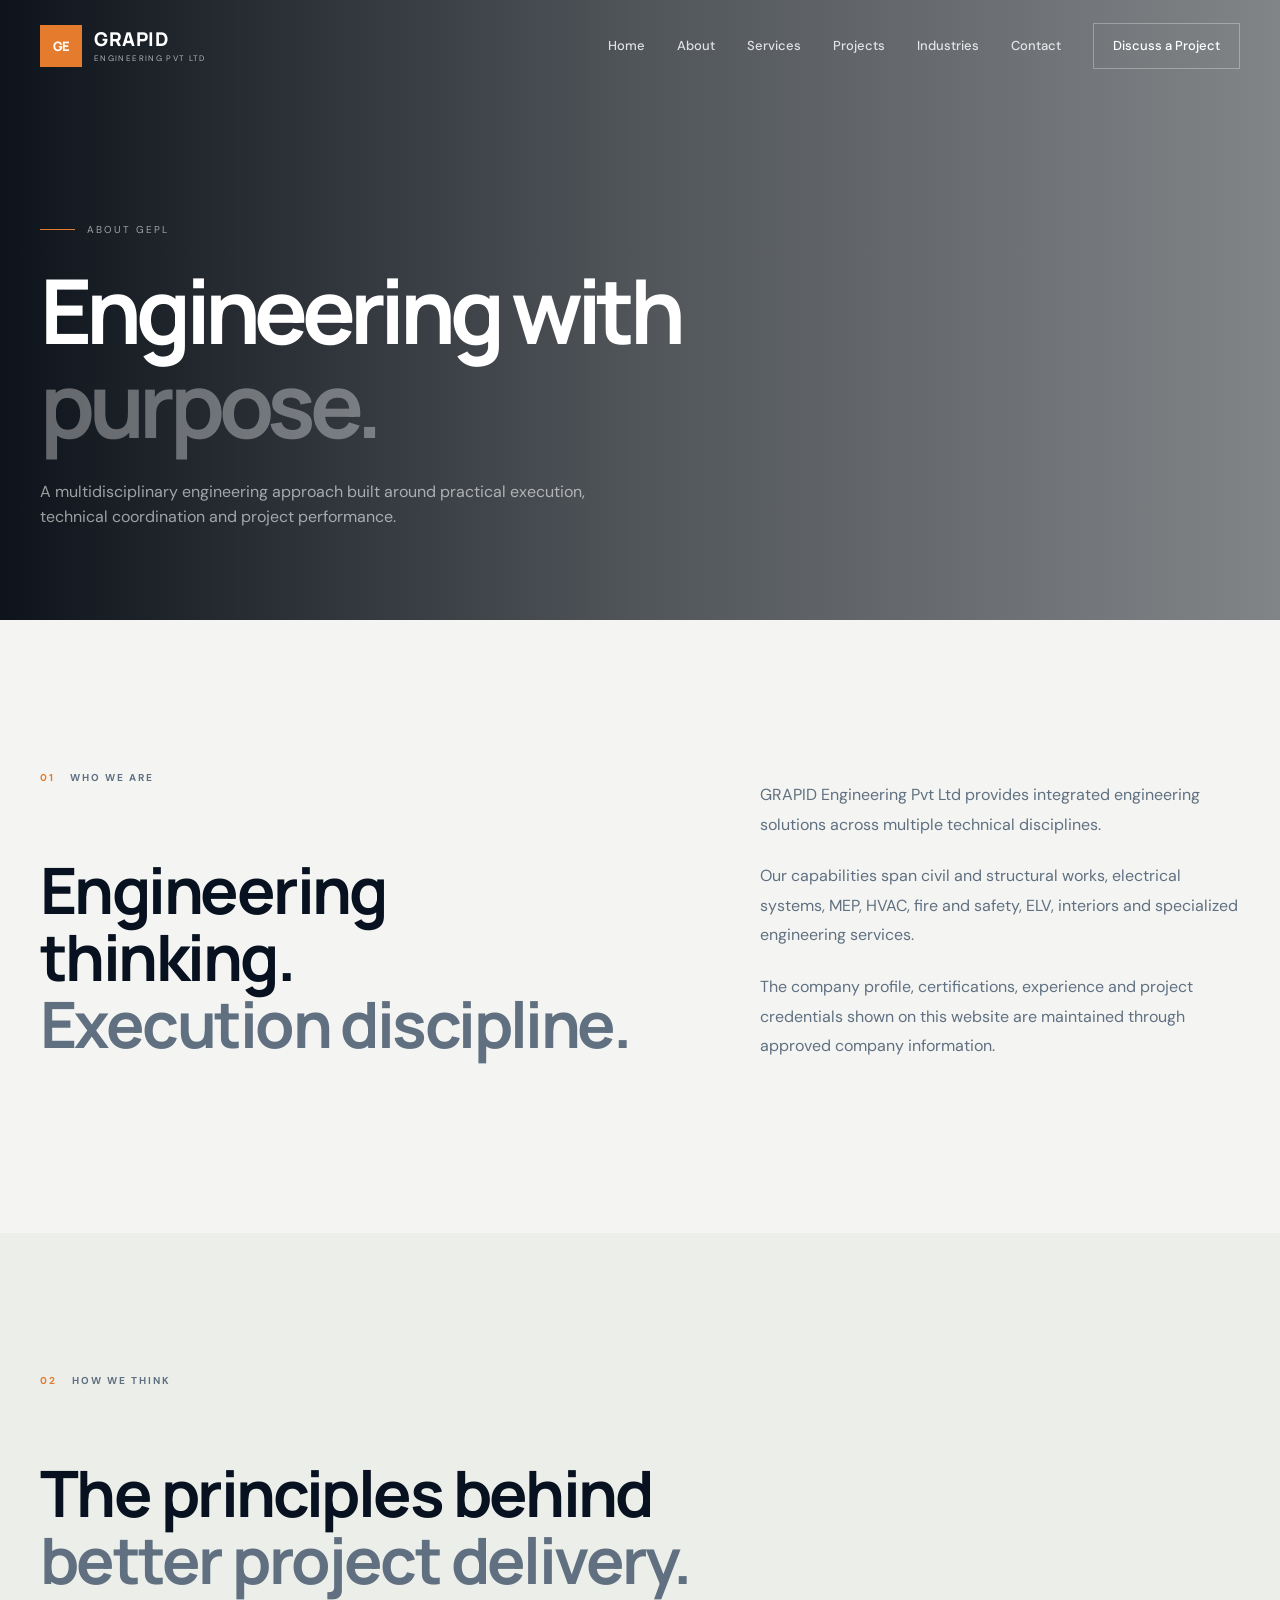
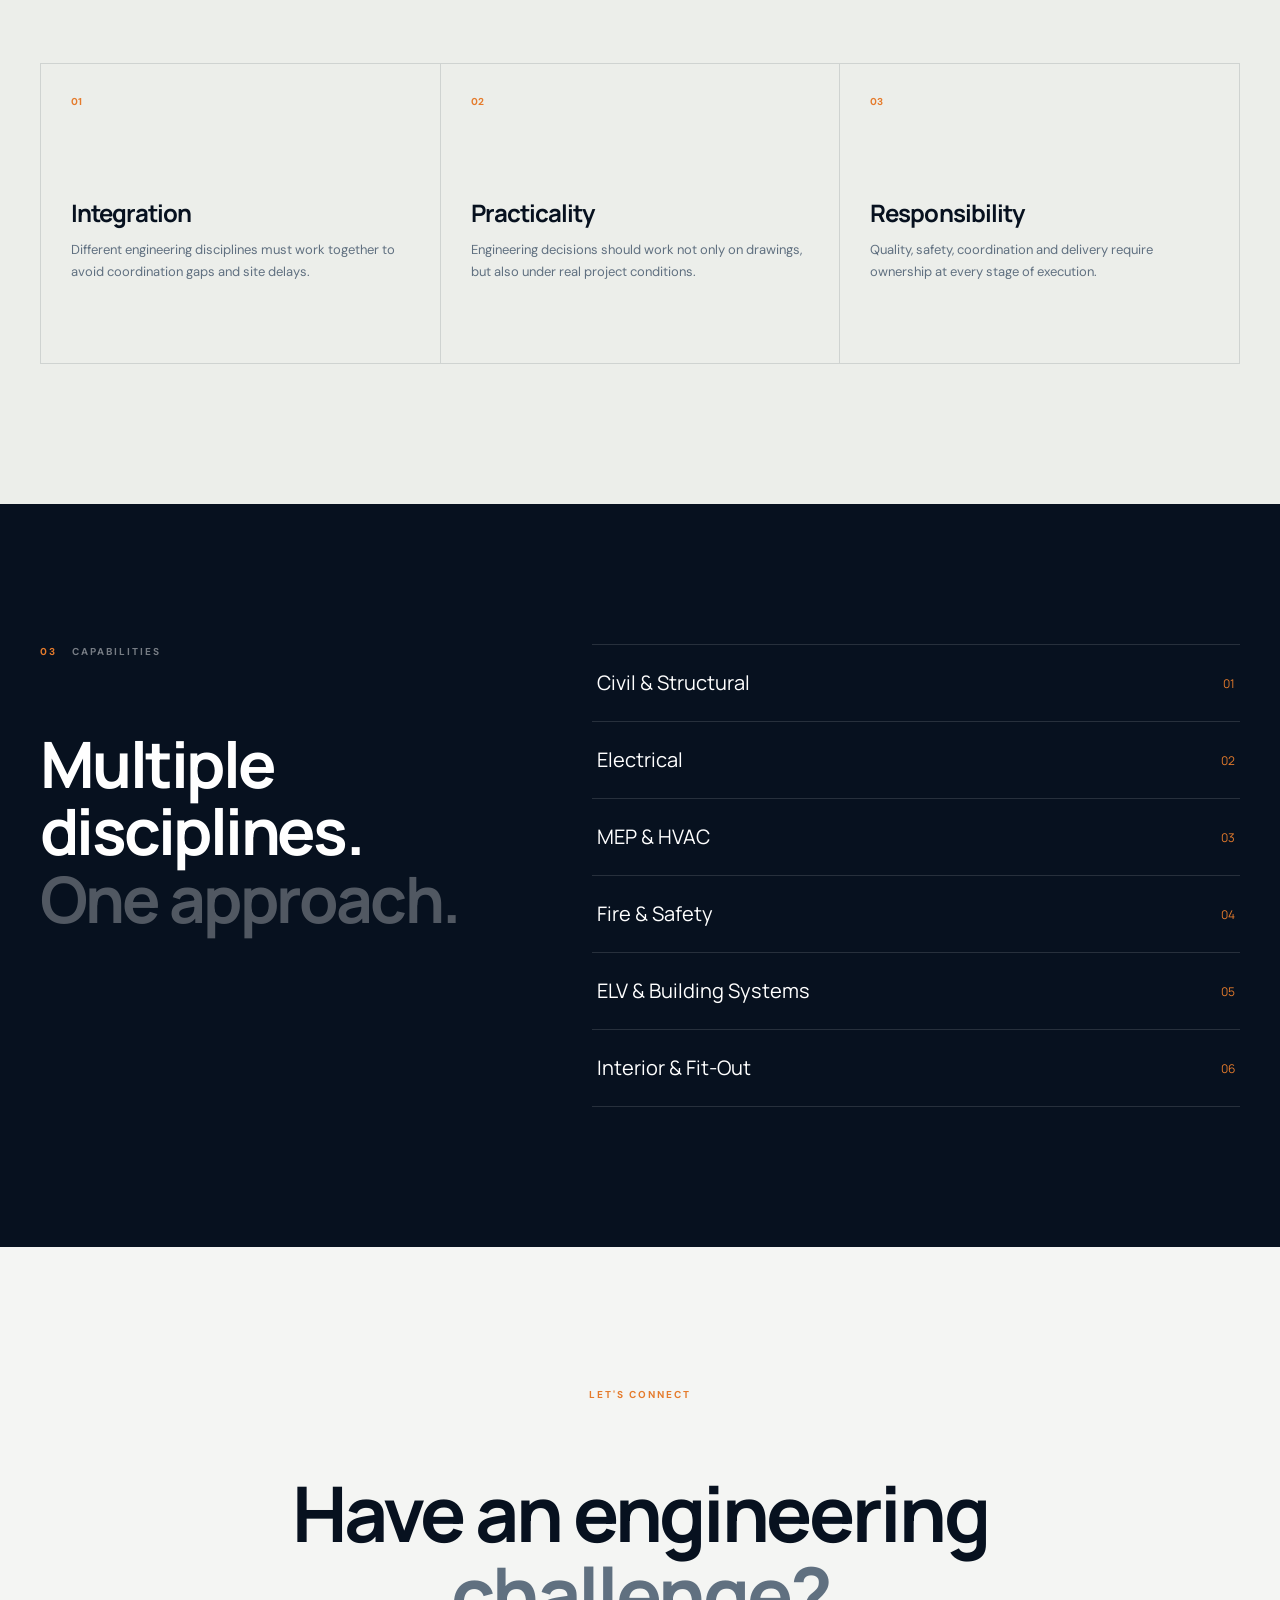
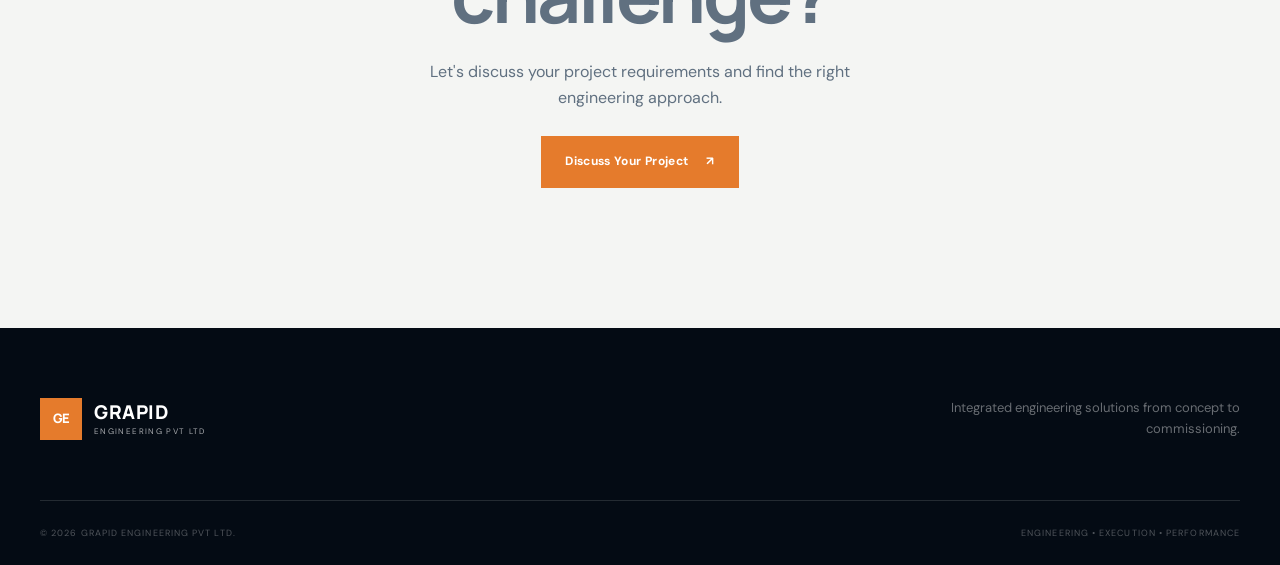
<file: about.html>
<!DOCTYPE html>
<html lang="en">

<head>

<meta charset="UTF-8">

<meta name="viewport"
      content="width=device-width, initial-scale=1.0">

      <link
  rel="icon"
  type="image/svg+xml"
  href="assets/favicon.svg"
>

<title>About | GRAPID Engineering Pvt Ltd</title>

<meta
  name="description"
  content="Learn about GRAPID Engineering Pvt Ltd and its integrated engineering approach across civil, electrical, MEP, HVAC, fire safety and specialized services."
>

<meta name="theme-color"
      content="#07111f">

<link rel="preconnect"
      href="https://fonts.googleapis.com">

<link rel="preconnect"
      href="https://fonts.gstatic.com"
      crossorigin>

<link
 href="https://fonts.googleapis.com/css2?family=DM+Sans:wght@400;500;600;700&family=Manrope:wght@500;600;700;800&display=swap"
 rel="stylesheet">

<link rel="stylesheet"
      href="css/style.css">


<style>

/* =====================================================
   ABOUT HERO
===================================================== */

.about-hero {

  min-height: 620px;

  position: relative;

  display: flex;

  align-items: flex-end;

  padding-bottom: 90px;

  color: white;

  background:

    linear-gradient(
      90deg,
      rgba(4,10,18,.96),
      rgba(4,10,18,.68),
      rgba(4,10,18,.48)
    ),

    url("https://images.unsplash.com/photo-1503387762-592deb58ef4e?auto=format&fit=crop&w=2200&q=85");

  background-size: cover;

  background-position: center;

}


.about-hero-content {

  position: relative;

  z-index: 2;

}


.about-kicker {

  display: flex;

  align-items: center;

  gap: 12px;

  margin-bottom: 25px;

  font-size: 10px;

  text-transform: uppercase;

  letter-spacing: .2em;

  color: rgba(255,255,255,.58);

}


.about-kicker::before {

  content: "";

  width: 35px;

  height: 1px;

  background: var(--orange);

}


.about-hero h1 {

  max-width: 950px;

  font-size:
    clamp(52px,7vw,94px);

  letter-spacing: -.065em;

}


.about-hero h1 span {

  display: block;

  color: rgba(255,255,255,.35);

}


.about-hero p {

  max-width: 570px;

  margin-top: 28px;

  font-size: 16px;

  color: rgba(255,255,255,.58);

}


/* =====================================================
   INTRO
===================================================== */

.about-intro {

  padding: 150px 0;

  background: var(--off-white);

}


.about-intro-grid {

  display: grid;

  grid-template-columns:
    1fr
    .8fr;

  gap: 120px;

}


.about-intro h2 {

  max-width: 700px;

  font-size:
    clamp(40px,5vw,70px);

}


.about-intro h2 span {

  display: block;

  color: var(--steel);

}


.about-intro-copy {

  padding-top: 10px;

}


.about-intro-copy p {

  font-size: 16px;

  line-height: 1.85;

  margin-bottom: 22px;

}


/* =====================================================
   PRINCIPLES
===================================================== */

.about-principles {

  padding: 140px 0;

  background: var(--paper);

}


.about-principles-heading {

  margin-bottom: 70px;

}


.about-principles-heading h2 {

  max-width: 750px;

  font-size:
    clamp(40px,5vw,65px);

}


.about-principles-heading h2 span {

  color: var(--steel);

}


.principles-grid {

  display: grid;

  grid-template-columns:
    repeat(3,1fr);

  border-top:
    1px solid var(--border);

  border-left:
    1px solid var(--border);

}


.principle {

  min-height: 300px;

  padding: 30px;

  border-right:
    1px solid var(--border);

  border-bottom:
    1px solid var(--border);

}


.principle-number {

  display: block;

  color: var(--orange);

  font-size: 10px;

  font-weight: 700;

  margin-bottom: 90px;

}


.principle h3 {

  font-size: 24px;

  margin-bottom: 14px;

}


.principle p {

  font-size: 13px;

  line-height: 1.7;

}


/* =====================================================
   CAPABILITIES BAND
===================================================== */

.about-capabilities {

  padding: 140px 0;

  background: var(--navy);

  color: white;

}


.about-capabilities-grid {

  display: grid;

  grid-template-columns:
    .8fr
    1.2fr;

  gap: 120px;

}


.about-capabilities h2 {

  font-size:
    clamp(40px,5vw,68px);

}


.about-capabilities h2 span {

  display: block;

  color: rgba(255,255,255,.3);

}


.capability-list {

  border-top:
    1px solid var(--border-dark);

}


.capability-list div {

  display: flex;

  align-items: center;

  justify-content: space-between;

  padding: 22px 5px;

  border-bottom:
    1px solid var(--border-dark);

  font-family: var(--display);

  font-size: 20px;

}


.capability-list span {

  color: var(--orange);

  font-size: 12px;

}


/* =====================================================
   CTA
===================================================== */

.about-cta {

  padding: 140px 0;

  background: var(--off-white);

  text-align: center;

}


.about-cta h2 {

  max-width: 850px;

  margin: auto;

  font-size:
    clamp(45px,6vw,78px);

}


.about-cta h2 span {

  color: var(--steel);

}


.about-cta p {

  max-width: 500px;

  margin: 25px auto;

}


@media(max-width:760px) {

  .about-hero {

    min-height: 650px;

    padding-bottom: 70px;

  }


  .about-hero h1 {

    font-size: 49px;

  }


  .about-intro,
  .about-principles,
  .about-capabilities,
  .about-cta {

    padding: 90px 0;

  }


  .about-intro-grid,
  .about-capabilities-grid {

    grid-template-columns: 1fr;

    gap: 50px;

  }


  .about-intro h2,
  .about-capabilities h2 {

    font-size: 43px;

  }


  .principles-grid {

    grid-template-columns: 1fr;

  }


  .principle {

    min-height: 240px;

  }


  .principle-number {

    margin-bottom: 55px;

  }


  .capability-list div {

    font-size: 17px;

  }

}

</style>

</head>


<body>


<!-- =====================================================
     NAV
===================================================== -->

<header class="site-header"
        id="siteHeader">

<div class="container nav-wrap">

<a href="index.html"
   class="brand">

<div class="brand-mark">
GE
</div>

<div class="brand-text">

<strong>GRAPID</strong>

<span>
ENGINEERING PVT LTD
</span>

</div>

</a>


<nav class="desktop-nav">

<a href="index.html">Home</a>
<a href="about.html">About</a>
<a href="services.html">Services</a>
<a href="projects.html">Projects</a>
<a href="industries.html">Industries</a>
<a href="contact.html">Contact</a>

<a href="contact.html"
   class="nav-cta">

Discuss a Project

</a>

</nav>


<button class="menu-btn"
        id="menuBtn">

<span></span>
<span></span>
<span></span>

</button>

</div>


<div class="mobile-menu"
     id="mobileMenu">

<a href="index.html">Home</a>
<a href="about.html">About</a>
<a href="services.html">Services</a>
<a href="projects.html">Projects</a>
<a href="industries.html">Industries</a>
<a href="contact.html">Contact</a>

<a href="contact.html"
   class="mobile-menu-cta">

Discuss a Project

</a>

</div>

</header>



<!-- =====================================================
     HERO
===================================================== -->

<section class="about-hero">

<div class="container about-hero-content">

<div class="about-kicker">
About GEPL
</div>


<h1>

Engineering with
<span>
purpose.
</span>

</h1>


<p>

A multidisciplinary engineering approach
built around practical execution, technical
coordination and project performance.

</p>

</div>

</section>



<!-- =====================================================
     INTRO
===================================================== -->

<section class="about-intro">

<div class="container">

<div class="about-intro-grid">

<div>

<div class="section-label">

<span>01</span>

Who We Are

</div>


<h2>

Engineering thinking.
<span>
Execution discipline.
</span>

</h2>

</div>


<div class="about-intro-copy">

<p>

GRAPID Engineering Pvt Ltd provides
integrated engineering solutions across
multiple technical disciplines.

</p>


<p>

Our capabilities span civil and structural
works, electrical systems, MEP, HVAC,
fire and safety, ELV, interiors and
specialized engineering services.

</p>


<p>

The company profile, certifications,
experience and project credentials
shown on this website are maintained
through approved company information.

</p>

</div>

</div>

</div>

</section>



<!-- =====================================================
     PRINCIPLES
===================================================== -->

<section class="about-principles">

<div class="container">

<div class="about-principles-heading">

<div class="section-label">

<span>02</span>

How We Think

</div>


<h2>

The principles behind
<span>
better project delivery.</span>

</h2>

</div>


<div class="principles-grid">


<div class="principle">

<span class="principle-number">
01
</span>

<h3>
Integration
</h3>

<p>

Different engineering disciplines
must work together to avoid
coordination gaps and site delays.

</p>

</div>


<div class="principle">

<span class="principle-number">
02
</span>

<h3>
Practicality
</h3>

<p>

Engineering decisions should work
not only on drawings, but also
under real project conditions.

</p>

</div>


<div class="principle">

<span class="principle-number">
03
</span>

<h3>
Responsibility
</h3>

<p>

Quality, safety, coordination and
delivery require ownership at
every stage of execution.

</p>

</div>


</div>

</div>

</section>



<!-- =====================================================
     CAPABILITIES
===================================================== -->

<section class="about-capabilities">

<div class="container">

<div class="about-capabilities-grid">

<div>

<div class="section-label light">

<span>03</span>

Capabilities

</div>


<h2>

Multiple disciplines.
<span>
One approach.</span>

</h2>

</div>


<div class="capability-list">

<div>
Civil & Structural
<span>01</span>
</div>

<div>
Electrical
<span>02</span>
</div>

<div>
MEP & HVAC
<span>03</span>
</div>

<div>
Fire & Safety
<span>04</span>
</div>

<div>
ELV & Building Systems
<span>05</span>
</div>

<div>
Interior & Fit-Out
<span>06</span>
</div>

</div>

</div>

</div>

</section>



<!-- =====================================================
     CTA
===================================================== -->

<section class="about-cta">

<div class="container">

<div class="section-label"
     style="justify-content:center">

<span>LET'S CONNECT</span>

</div>


<h2>

Have an engineering
<span>
challenge?</span>

</h2>


<p>

Let's discuss your project requirements
and find the right engineering approach.

</p>


<a href="contact.html"
   class="btn btn-primary">

Discuss Your Project

<span>↗</span>

</a>

</div>

</section>



<!-- =====================================================
     FOOTER
===================================================== -->

<footer class="footer">

<div class="container">

<div class="footer-main">

<div class="footer-brand">

<div class="brand-mark">
GE
</div>

<div class="brand-text">

<strong>GRAPID</strong>

<span>
ENGINEERING PVT LTD
</span>

</div>

</div>


<p>

Integrated engineering solutions
from concept to commissioning.

</p>

</div>


<div class="footer-bottom">

<span>

©
<span id="year"></span>
GRAPID Engineering Pvt Ltd.

</span>


<span>
Engineering • Execution • Performance
</span>

</div>

</div>

</footer>


<script src="js/api.js"></script>
<script src="js/app.js"></script>

</body>

</html>
</file>
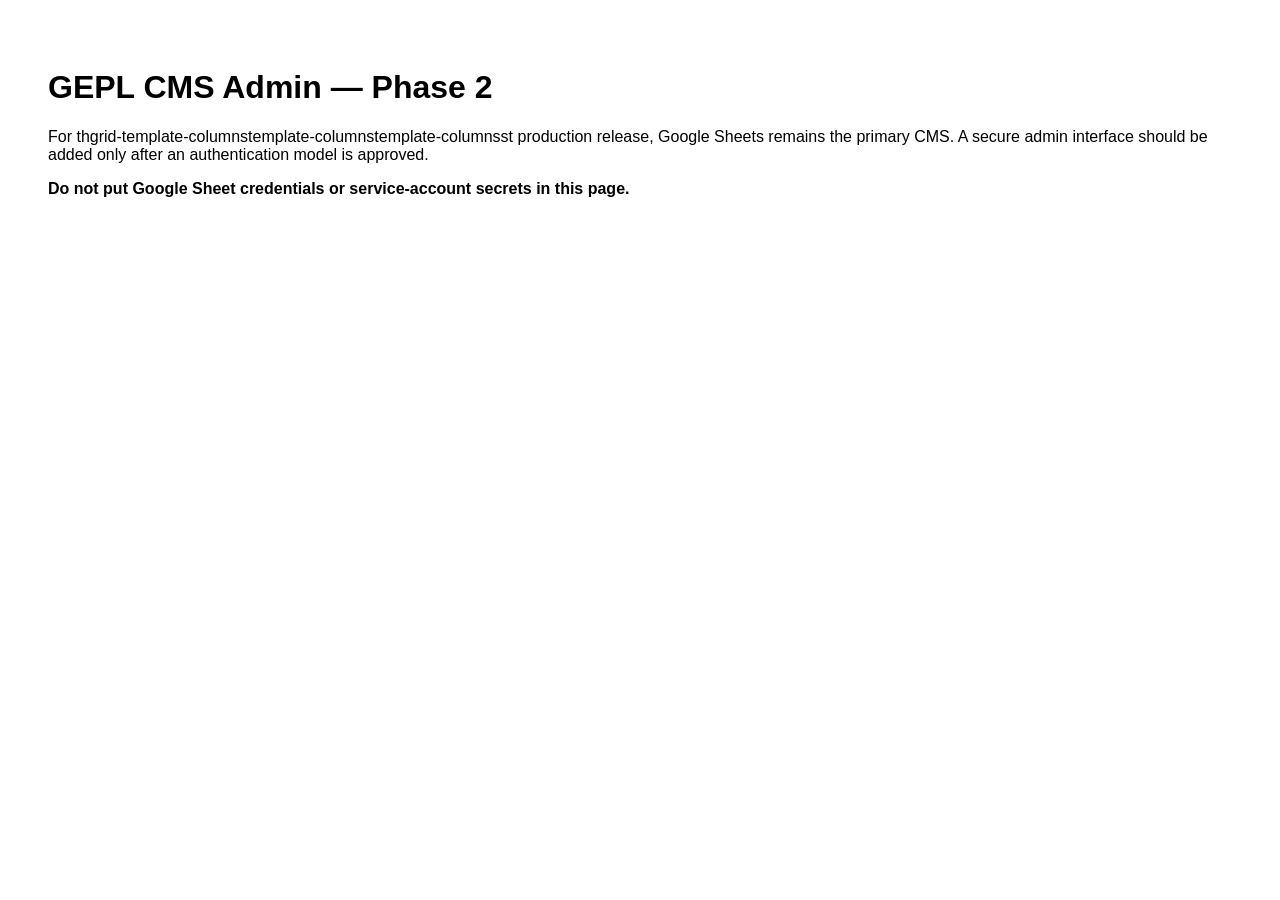
<file: admin.html>
<!doctype html><html><head><meta charset="utf-8"><meta name="viewport" content="width=device-width,initial-scale=1">
  
  <link
  rel="icon"
  type="image/svg+xml"
  href="assets/favicon.svg"
>
  <title>GEPL CMS Admin</title></head>
<body style="font-family:Arial,sans-serif;padding:40px"><h1>GEPL CMS Admin — Phase 2</h1><p>For thgrid-template-columnstemplate-columnstemplate-columnsst production release, Google Sheets remains the primary CMS. A secure admin interface should be added only after an authentication model is approved.</p><p><strong>Do not put Google Sheet credentials or service-account secrets in this page.</strong></p></body></html>
</file>
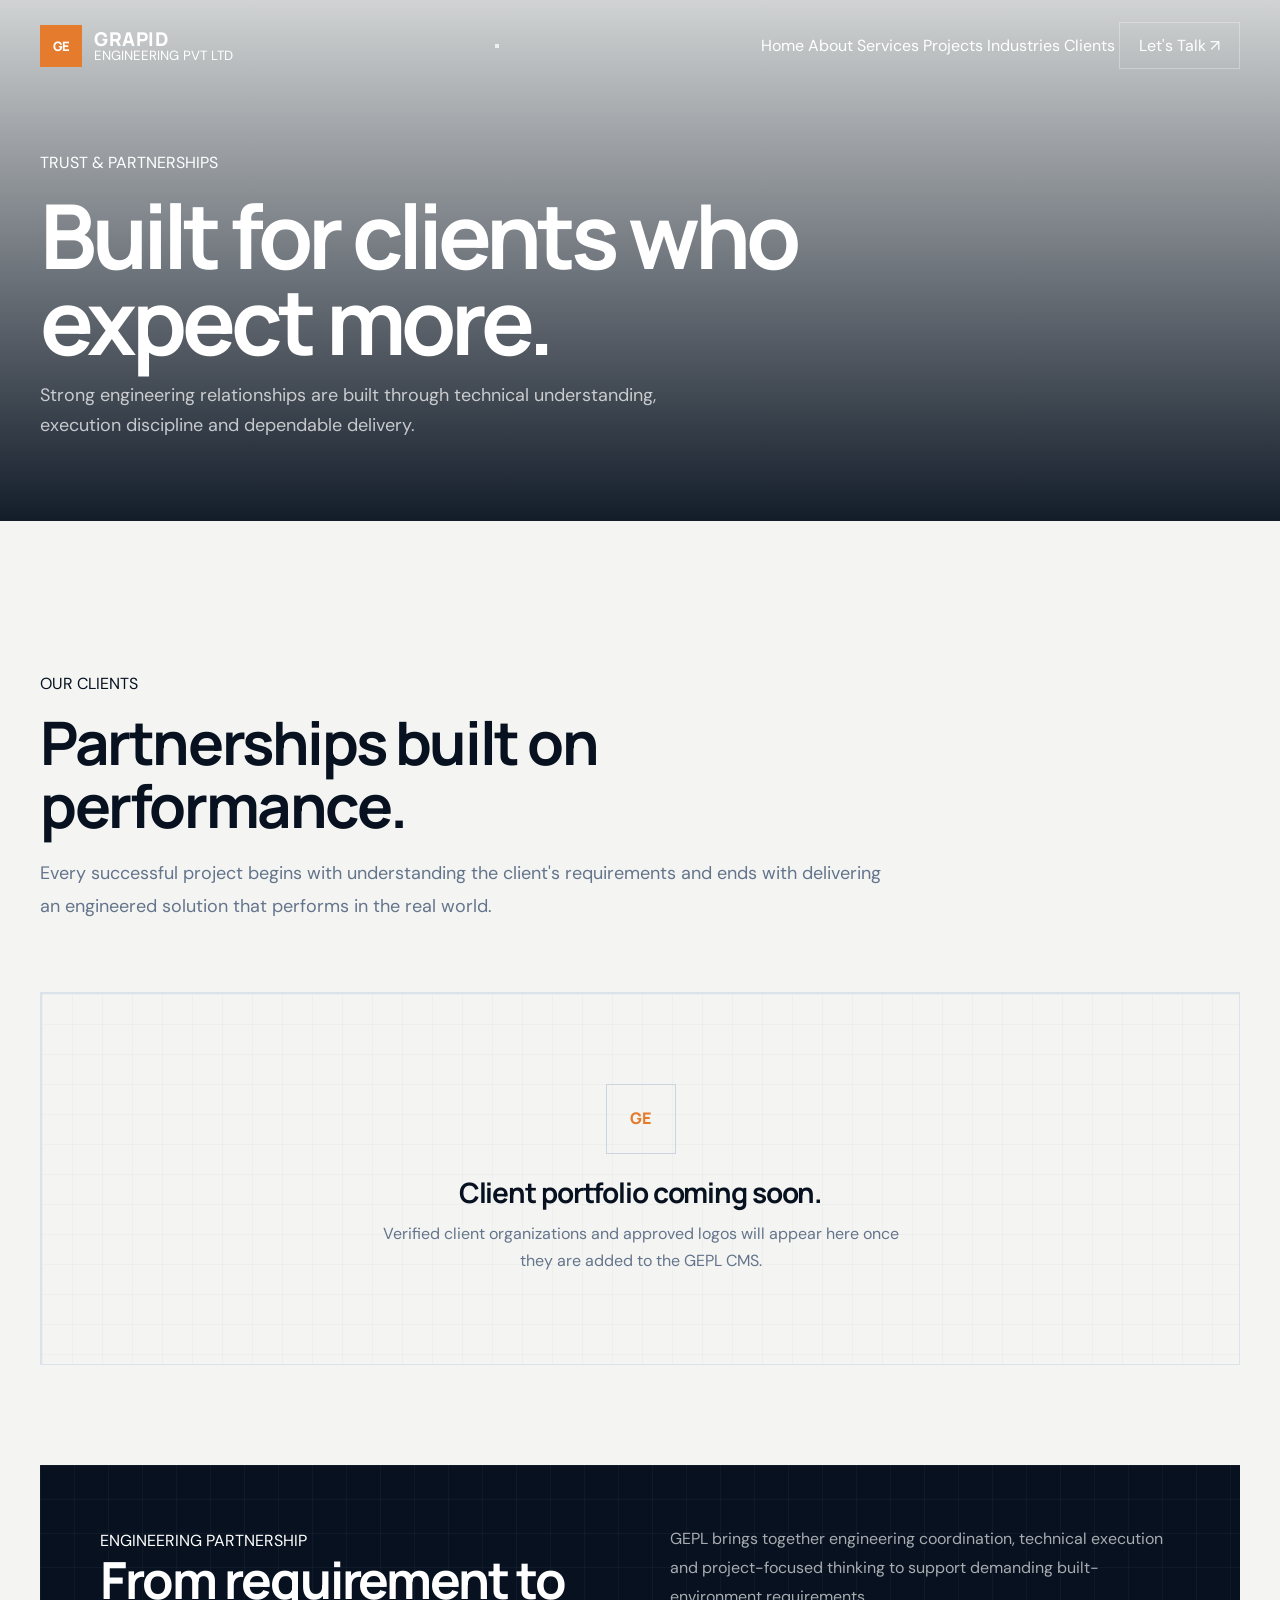
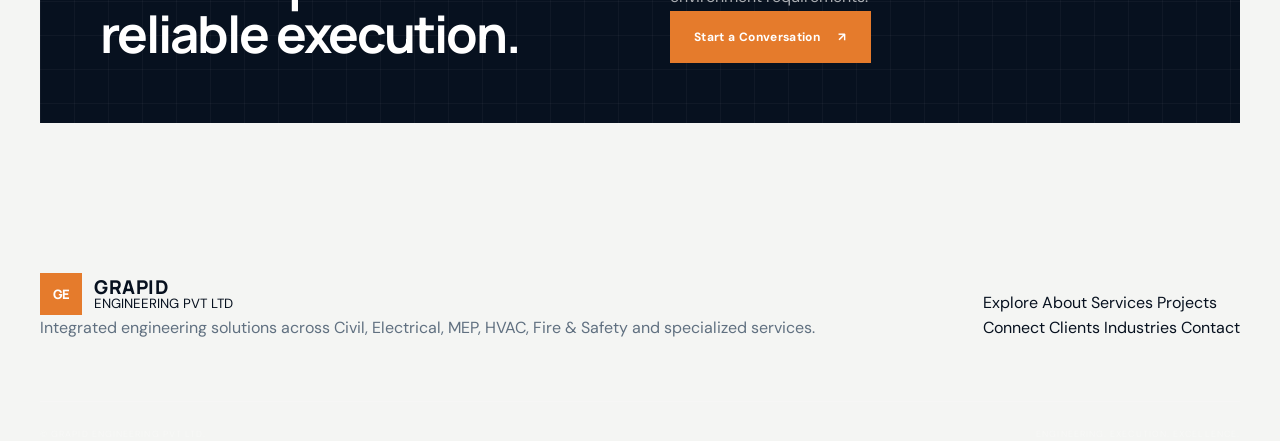
<file: clients.html>
<!DOCTYPE html>
<html lang="en">
<head>
  <meta charset="UTF-8">

  <meta name="viewport" content="width=device-width, initial-scale=1.0">

  <link
  rel="icon"
  type="image/svg+xml"
  href="assets/favicon.svg"
>

  <title>Clients | Grapid Engineering Pvt Ltd</title>

  <meta
    name="description"
    content="Explore the clients and organizations associated with Grapid Engineering Pvt Ltd."
  >

  <link rel="preconnect" href="https://fonts.googleapis.com">
  <link rel="preconnect" href="https://fonts.gstatic.com" crossorigin>
  <link
    href="https://fonts.googleapis.com/css2?family=DM+Sans:wght@400;500;600;700&family=Manrope:wght@500;600;700;800&display=swap"
    rel="stylesheet"
  >

  <link rel="stylesheet" href="css/style.css">

  <style>
    .inner-hero {
      min-height: 52vh;
      display: flex;
      align-items: flex-end;
      padding: 150px 0 80px;
      background:
        linear-gradient(180deg, rgba(7,17,31,.15), rgba(7,17,31,.95)),
        url("https://images.unsplash.com/photo-1486406146926-c627a92ad1ab?auto=format&fit=crop&w=2200&q=85")
        center/cover;
      color: #fff;
    }

    .inner-hero h1 {
      max-width: 850px;
      margin: 16px 0;
      font-size: clamp(46px, 7vw, 92px);
      line-height: .96;
      letter-spacing: -0.055em;
    }

    .inner-hero p {
      max-width: 700px;
      color: rgba(255,255,255,.72);
      font-size: 18px;
      line-height: 1.7;
    }

    .clients-intro {
      max-width: 850px;
      margin-bottom: 70px;
    }

    .clients-intro h2 {
      font-size: clamp(34px, 5vw, 60px);
      line-height: 1.05;
      margin: 15px 0 20px;
      letter-spacing: -0.04em;
    }

    .clients-intro p {
      color: #64748b;
      font-size: 18px;
      line-height: 1.8;
    }

    .client-grid {
      display: grid;
      grid-template-columns: repeat(4, 1fr);
      border-top: 1px solid #dbe2ea;
      border-left: 1px solid #dbe2ea;
    }

    .client-card {
      min-height: 190px;
      padding: 34px;
      border-right: 1px solid #dbe2ea;
      border-bottom: 1px solid #dbe2ea;
      display: flex;
      align-items: center;
      justify-content: center;
      text-align: center;
      transition: .3s ease;
      background: #fff;
    }

    .client-card:hover {
      transform: translateY(-5px);
      box-shadow: 0 18px 45px rgba(7,17,31,.08);
    }

    .client-logo {
      max-width: 160px;
      max-height: 70px;
      object-fit: contain;
    }

    .client-name {
      font-family: "Manrope", sans-serif;
      font-weight: 800;
      font-size: 20px;
      color: #07111f;
    }

    .client-industry {
      margin-top: 8px;
      color: #64748b;
      font-size: 13px;
    }

    .client-empty {
      grid-column: 1 / -1;
      padding: 90px 30px;
      text-align: center;
      border: 1px solid #dbe2ea;
      background:
        linear-gradient(rgba(7,17,31,.025) 1px, transparent 1px),
        linear-gradient(90deg, rgba(7,17,31,.025) 1px, transparent 1px);
      background-size: 30px 30px;
    }

    .client-empty .empty-mark {
      width: 70px;
      height: 70px;
      margin: 0 auto 24px;
      border: 1px solid #cbd5e1;
      display: grid;
      place-items: center;
      font-family: "Manrope", sans-serif;
      font-weight: 800;
      color: #e57b2c;
    }

    .client-empty h3 {
      font-size: 28px;
      margin-bottom: 12px;
    }

    .client-empty p {
      max-width: 550px;
      margin: auto;
      color: #64748b;
      line-height: 1.7;
    }

    .trust-strip {
      margin-top: 100px;
      padding: 60px;
      background: #07111f;
      color: #fff;
      position: relative;
      overflow: hidden;
    }

    .trust-strip::after {
      content: "";
      position: absolute;
      inset: 0;
      background:
        linear-gradient(rgba(255,255,255,.035) 1px, transparent 1px),
        linear-gradient(90deg, rgba(255,255,255,.035) 1px, transparent 1px);
      background-size: 34px 34px;
      pointer-events: none;
    }

    .trust-content {
      position: relative;
      z-index: 1;
      display: grid;
      grid-template-columns: 1fr 1fr;
      gap: 60px;
      align-items: center;
    }

    .trust-content h2 {
      font-size: clamp(30px, 4vw, 52px);
      line-height: 1.05;
      letter-spacing: -.04em;
    }

    .trust-content p {
      color: rgba(255,255,255,.65);
      line-height: 1.8;
    }

    @media (max-width: 1000px) {
      .client-grid {
        grid-template-columns: repeat(2, 1fr);
      }

      .trust-content {
        grid-template-columns: 1fr;
      }
    }

    @media (max-width: 600px) {
      .inner-hero {
        min-height: 60vh;
        padding: 130px 0 60px;
      }

      .client-grid {
        grid-template-columns: 1fr;
      }

      .trust-strip {
        padding: 40px 25px;
      }
    }
  </style>
</head>

<body>

<header class="site-header" id="siteHeader">
  <div class="container nav-wrap">

    <a href="index.html" class="brand">
      <span class="brand-mark">GE</span>
      <span class="brand-text">
        <strong>GRAPID</strong>
        <small>ENGINEERING PVT LTD</small>
      </span>
    </a>

    <button class="menu-toggle" id="menuToggle" aria-label="Open menu">
      <span></span>
      <span></span>
    </button>

    <nav class="main-nav" id="mainNav">
      <a href="index.html">Home</a>
      <a href="about.html">About</a>
      <a href="services.html">Services</a>
      <a href="projects.html">Projects</a>
      <a href="industries.html">Industries</a>
      <a href="clients.html" class="active">Clients</a>
      <a href="contact.html" class="nav-cta">Let's Talk <span>↗</span></a>
    </nav>

  </div>
</header>


<main>

  <section class="inner-hero">
    <div class="container">
      <div class="eyebrow light">TRUST & PARTNERSHIPS</div>

      <h1>Built for clients who expect more.</h1>

      <p>
        Strong engineering relationships are built through technical
        understanding, execution discipline and dependable delivery.
      </p>
    </div>
  </section>


  <section class="section">
    <div class="container">

      <div class="clients-intro reveal">

        <div class="eyebrow">OUR CLIENTS</div>

        <h2>
          Partnerships built on
          <span class="accent">performance.</span>
        </h2>

        <p>
          Every successful project begins with understanding the client's
          requirements and ends with delivering an engineered solution that
          performs in the real world.
        </p>

      </div>


      <div class="client-grid reveal" id="clientGrid">

        <div class="client-empty">
          <div class="empty-mark">GE</div>

          <h3>Client portfolio coming soon.</h3>

          <p>
            Verified client organizations and approved logos will appear here
            once they are added to the GEPL CMS.
          </p>
        </div>

      </div>


      <div class="trust-strip reveal">

        <div class="trust-content">

          <div>
            <div class="eyebrow light">ENGINEERING PARTNERSHIP</div>

            <h2>
              From requirement
              to reliable execution.
            </h2>
          </div>

          <div>
            <p>
              GEPL brings together engineering coordination, technical
              execution and project-focused thinking to support demanding
              built-environment requirements.
            </p>

            <a href="contact.html" class="btn btn-primary">
              Start a Conversation
              <span>↗</span>
            </a>
          </div>

        </div>

      </div>

    </div>
  </section>

</main>


<footer class="site-footer">

  <div class="container footer-main">

    <div>
      <a href="index.html" class="brand footer-brand">
        <span class="brand-mark">GE</span>
        <span class="brand-text">
          <strong>GRAPID</strong>
          <small>ENGINEERING PVT LTD</small>
        </span>
      </a>

      <p class="footer-description">
        Integrated engineering solutions across Civil, Electrical,
        MEP, HVAC, Fire & Safety and specialized services.
      </p>
    </div>

    <div class="footer-links">
      <div>
        <span class="footer-title">Explore</span>
        <a href="about.html">About</a>
        <a href="services.html">Services</a>
        <a href="projects.html">Projects</a>
      </div>

      <div>
        <span class="footer-title">Connect</span>
        <a href="clients.html">Clients</a>
        <a href="industries.html">Industries</a>
        <a href="contact.html">Contact</a>
      </div>
    </div>

  </div>

  <div class="container footer-bottom">
    <span>© <span id="footerYear"></span> Grapid Engineering Pvt Ltd.</span>
    <span>Engineering. Execution. Excellence.</span>
  </div>

</footer>


<script src="config/config.js"></script>
<script src="js/api.js"></script>
<script src="js/app.js"></script>

<script>
document.addEventListener("DOMContentLoaded", async () => {

  const grid = document.getElementById("clientGrid");

  try {

    const clients = await GEPL.clients();

    if (!Array.isArray(clients) || !clients.length) return;

    grid.innerHTML = clients.map(client => {

      const logo = client.logo
        ? `
          <img
            class="client-logo"
            src="${escapeAttribute(client.logo)}"
            alt="${escapeAttribute(client.client_name || "Client")}"
            loading="lazy"
          >
        `
        : `
          <div>
            <div class="client-name">
              ${escapeHTML(client.client_name || "Client")}
            </div>

            ${
              client.industry
                ? `<div class="client-industry">
                    ${escapeHTML(client.industry)}
                   </div>`
                : ""
            }
          </div>
        `;

      return `
        <article class="client-card">
          ${
            client.website
              ? `<a href="${escapeAttribute(client.website)}"
                    target="_blank"
                    rel="noopener noreferrer">
                    ${logo}
                 </a>`
              : logo
          }
        </article>
      `;

    }).join("");

  } catch (error) {
    console.error("Clients load error:", error);
  }

});


function escapeHTML(value) {
  return String(value ?? "")
    .replace(/&/g, "&amp;")
    .replace(/</g, "&lt;")
    .replace(/>/g, "&gt;")
    .replace(/"/g, "&quot;")
    .replace(/'/g, "&#039;");
}

function escapeAttribute(value) {
  return escapeHTML(value);
}
</script>

</body>
</html>
</file>
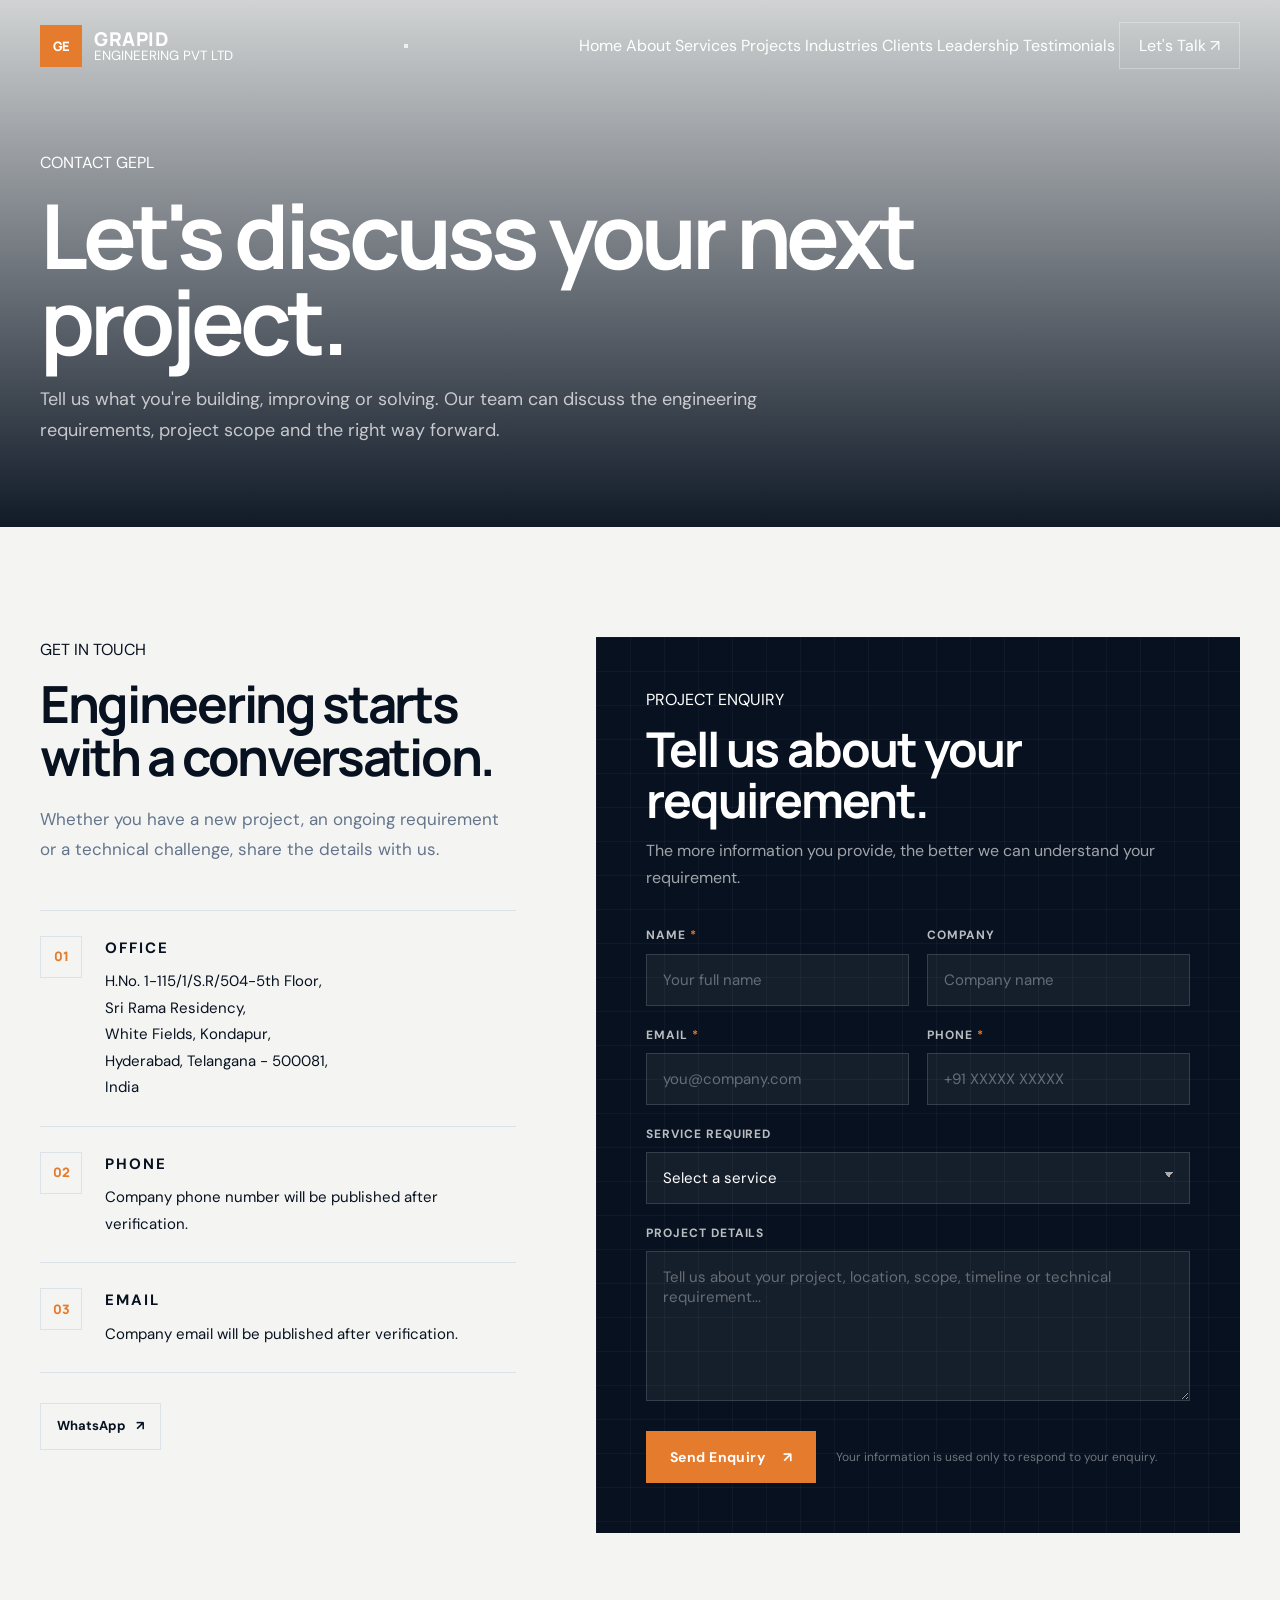
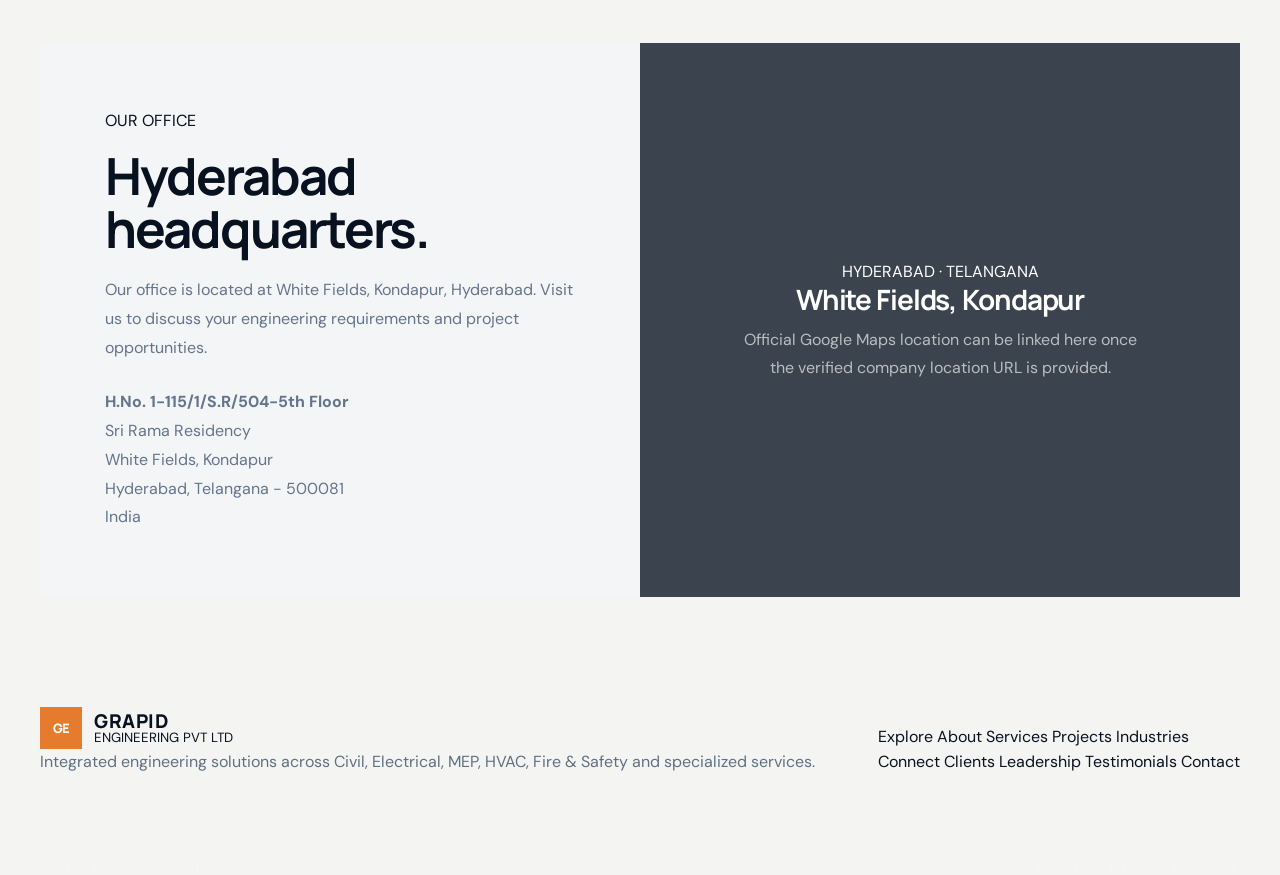
<file: contact.html>
<!DOCTYPE html>
<html lang="en">

<head>

  <meta charset="UTF-8">

  <meta
    name="viewport"
    content="width=device-width, initial-scale=1.0"
  >

  <link
  rel="icon"
  type="image/svg+xml"
  href="assets/favicon.svg"
>

  <title>Contact | Grapid Engineering Pvt Ltd</title>

  <meta
    name="description"
    content="Contact Grapid Engineering Pvt Ltd for engineering, MEP, electrical, civil, HVAC, fire and safety, and specialized project requirements."
  >

  <meta
    name="robots"
    content="index, follow"
  >

  <link rel="canonical" href="https://grapidengineering.com/contact.html">

  <!-- Google Fonts -->

  <link rel="preconnect" href="https://fonts.googleapis.com">

  <link
    rel="preconnect"
    href="https://fonts.gstatic.com"
    crossorigin
  >

  <link
    href="https://fonts.googleapis.com/css2?family=DM+Sans:wght@400;500;600;700&family=Manrope:wght@500;600;700;800&display=swap"
    rel="stylesheet"
  >

  <link
    rel="stylesheet"
    href="css/style.css"
  >


  <style>

    /* =========================================
       CONTACT PAGE
    ========================================= */

    .contact-hero {

      min-height: 58vh;

      display: flex;

      align-items: flex-end;

      padding:
        150px
        0
        80px;

      color: #fff;

      background:
        linear-gradient(
          180deg,
          rgba(7,17,31,.15),
          rgba(7,17,31,.96)
        ),
        url("https://images.unsplash.com/photo-1497366811353-6870744d04b2?auto=format&fit=crop&w=2200&q=85")
        center / cover;

    }


    .contact-hero h1 {

      max-width: 950px;

      margin:
        16px
        0
        20px;

      font-family:
        "Manrope",
        sans-serif;

      font-size:
        clamp(
          46px,
          7vw,
          92px
        );

      line-height: .96;

      letter-spacing: -.055em;

    }


    .contact-hero p {

      max-width: 720px;

      color:
        rgba(
          255,
          255,
          255,
          .72
        );

      font-size: 18px;

      line-height: 1.75;

    }


    /* =========================================
       CONTACT LAYOUT
    ========================================= */

    .contact-section {

      padding:
        110px
        0;

    }


    .contact-layout {

      display: grid;

      grid-template-columns:
        .85fr
        1.15fr;

      gap: 80px;

      align-items: start;

    }


    /* =========================================
       CONTACT INFORMATION
    ========================================= */

    .contact-info {

      position: sticky;

      top: 120px;

    }


    .contact-info h2 {

      max-width: 600px;

      margin:
        15px
        0
        20px;

      font-family:
        "Manrope",
        sans-serif;

      font-size:
        clamp(
          34px,
          4vw,
          58px
        );

      line-height: 1.04;

      letter-spacing: -.045em;

    }


    .contact-intro {

      max-width: 520px;

      color: #64748b;

      font-size: 17px;

      line-height: 1.8;

    }


    .contact-details {

      margin-top: 45px;

      border-top:
        1px solid #dbe2ea;

    }


    .contact-detail {

      display: grid;

      grid-template-columns:
        45px
        1fr;

      gap: 20px;

      padding:
        25px
        0;

      border-bottom:
        1px solid #dbe2ea;

    }


    .contact-icon {

      width: 42px;

      height: 42px;

      display: grid;

      place-items: center;

      border:
        1px solid #dbe2ea;

      color: #e57b2c;

      font-family:
        "Manrope",
        sans-serif;

      font-weight: 800;

      font-size: 13px;

    }


    .contact-detail-label {

      display: block;

      margin-bottom: 7px;

      color: #94a3b8;

      font-size: 11px;

      font-weight: 700;

      letter-spacing: .13em;

      text-transform: uppercase;

    }


    .contact-detail a,
    .contact-detail span {

      color: #07111f;

      font-size: 15px;

      line-height: 1.7;

    }


    .contact-detail a {

      text-decoration: none;

      transition: color .25s ease;

    }


    .contact-detail a:hover {

      color: #e57b2c;

    }


    /* =========================================
       FORM CARD
    ========================================= */

    .contact-form-card {

      padding: 50px;

      background: #07111f;

      color: #fff;

      position: relative;

      overflow: hidden;

    }


    .contact-form-card::before {

      content: "";

      position: absolute;

      inset: 0;

      background:
        linear-gradient(
          rgba(255,255,255,.035) 1px,
          transparent 1px
        ),
        linear-gradient(
          90deg,
          rgba(255,255,255,.035) 1px,
          transparent 1px
        );

      background-size: 34px 34px;

      pointer-events: none;

    }


    .contact-form-inner {

      position: relative;

      z-index: 1;

    }


    .contact-form-card h2 {

      margin:
        12px
        0
        12px;

      font-family:
        "Manrope",
        sans-serif;

      font-size:
        clamp(
          30px,
          4vw,
          48px
        );

      line-height: 1.05;

      letter-spacing: -.04em;

    }


    .contact-form-card > div > p {

      max-width: 600px;

      color:
        rgba(
          255,
          255,
          255,
          .62
        );

      line-height: 1.7;

      margin-bottom: 35px;

    }


    /* =========================================
       FORM
    ========================================= */

    .contact-form {

      display: grid;

      gap: 20px;

    }


    .form-row {

      display: grid;

      grid-template-columns:
        1fr
        1fr;

      gap: 18px;

    }


    .form-field {

      display: flex;

      flex-direction: column;

      gap: 8px;

    }


    .form-field label {

      color:
        rgba(
          255,
          255,
          255,
          .72
        );

      font-size: 12px;

      font-weight: 700;

      letter-spacing: .08em;

      text-transform: uppercase;

    }


    .form-field input,
    .form-field select,
    .form-field textarea {

      width: 100%;

      border:
        1px solid
        rgba(
          255,
          255,
          255,
          .14
        );

      background:
        rgba(
          255,
          255,
          255,
          .055
        );

      color: #fff;

      padding:
        15px
        16px;

      outline: none;

      font-family:
        "DM Sans",
        sans-serif;

      font-size: 15px;

      transition:
        border-color .25s ease,
        background .25s ease;

    }


    .form-field input::placeholder,
    .form-field textarea::placeholder {

      color:
        rgba(
          255,
          255,
          255,
          .35
        );

    }


    .form-field input:focus,
    .form-field select:focus,
    .form-field textarea:focus {

      border-color:
        rgba(
          229,
          123,
          44,
          .8
        );

      background:
        rgba(
          255,
          255,
          255,
          .08
        );

    }


    .form-field select {

      appearance: none;

      background-image:
        linear-gradient(45deg, transparent 50%, #aaa 50%),
        linear-gradient(135deg, #aaa 50%, transparent 50%);

      background-position:
        calc(100% - 20px) 19px,
        calc(100% - 15px) 19px;

      background-size:
        5px 5px,
        5px 5px;

      background-repeat: no-repeat;

    }


    .form-field select option {

      background: #07111f;

      color: #fff;

    }


    .form-field textarea {

      min-height: 150px;

      resize: vertical;

    }


    .form-required {

      color: #e57b2c;

    }


    .honeypot {

      position: absolute !important;

      left: -9999px !important;

      opacity: 0 !important;

      height: 0 !important;

      width: 0 !important;

      pointer-events: none !important;

    }


    .form-submit {

      margin-top: 10px;

      display: flex;

      align-items: center;

      gap: 20px;

      flex-wrap: wrap;

    }


    .form-submit button {

      border: none;

      cursor: pointer;

      font-family:
        "DM Sans",
        sans-serif;

      font-size: 14px;

      font-weight: 700;

    }


    .form-note {

      color:
        rgba(
          255,
          255,
          255,
          .42
        );

      font-size: 12px;

    }


    /* =========================================
       FORM STATUS
    ========================================= */

    .form-status {

      display: none;

      padding:
        14px
        16px;

      margin-bottom: 10px;

      font-size: 14px;

      line-height: 1.5;

    }


    .form-status.success {

      display: block;

      background:
        rgba(
          34,
          197,
          94,
          .12
        );

      border:
        1px solid
        rgba(
          34,
          197,
          94,
          .35
        );

      color: #86efac;

    }


    .form-status.error {

      display: block;

      background:
        rgba(
          239,
          68,
          68,
          .12
        );

      border:
        1px solid
        rgba(
          239,
          68,
          68,
          .35
        );

      color: #fca5a5;

    }


    /* =========================================
       WHATSAPP
    ========================================= */

    .contact-actions {

      display: flex;

      gap: 12px;

      margin-top: 30px;

      flex-wrap: wrap;

    }


    .contact-action {

      display: inline-flex;

      align-items: center;

      gap: 10px;

      padding:
        12px
        16px;

      border:
        1px solid #dbe2ea;

      color: #07111f;

      text-decoration: none;

      font-size: 13px;

      font-weight: 700;

      transition: .25s ease;

    }


    .contact-action:hover {

      border-color: #e57b2c;

      color: #e57b2c;

      transform: translateY(-2px);

    }


    /* =========================================
       OFFICE BLOCK
    ========================================= */

    .office-section {

      padding:
        0
        0
        110px;

    }


    .office-card {

      display: grid;

      grid-template-columns:
        1fr
        1fr;

      background: #f3f5f7;

    }


    .office-copy {

      padding: 65px;

    }


    .office-copy h2 {

      margin:
        15px
        0
        20px;

      font-family:
        "Manrope",
        sans-serif;

      font-size:
        clamp(
          34px,
          4vw,
          52px
        );

      line-height: 1.05;

      letter-spacing: -.04em;

    }


    .office-copy p {

      max-width: 500px;

      color: #64748b;

      line-height: 1.8;

    }


    .office-map {

      min-height: 430px;

      background:

        linear-gradient(
          rgba(7,17,31,.78),
          rgba(7,17,31,.78)
        ),

        url("https://images.unsplash.com/photo-1524666041070-9e9c7f4e5d2c?auto=format&fit=crop&w=1600&q=80")
        center / cover;

      display: flex;

      align-items: center;

      justify-content: center;

      text-align: center;

      padding: 40px;

    }


    .office-map-inner {

      max-width: 400px;

      color: #fff;

    }


    .office-map-inner h3 {

      font-family:
        "Manrope",
        sans-serif;

      font-size: 28px;

      margin-bottom: 12px;

    }


    .office-map-inner p {

      color:
        rgba(
          255,
          255,
          255,
          .65
        );

      line-height: 1.7;

    }


    /* =========================================
       RESPONSIVE
    ========================================= */

    @media (max-width: 1000px) {

      .contact-layout {

        grid-template-columns: 1fr;

        gap: 55px;

      }


      .contact-info {

        position: static;

      }


      .office-card {

        grid-template-columns: 1fr;

      }

    }


    @media (max-width: 700px) {

      .contact-hero {

        min-height: 62vh;

        padding:
          130px
          0
          60px;

      }


      .contact-section {

        padding:
          75px
          0;

      }


      .form-row {

        grid-template-columns: 1fr;

      }


      .contact-form-card {

        padding: 30px 22px;

      }


      .office-copy {

        padding: 40px 25px;

      }


      .office-map {

        min-height: 350px;

      }

    }


    @media (prefers-reduced-motion: reduce) {

      .contact-action {

        transition: none;

      }

    }

  </style>

</head>


<body>


<!-- =========================================
     HEADER
========================================= -->

<header
  class="site-header"
  id="siteHeader"
>

  <div class="container nav-wrap">


    <a
      href="index.html"
      class="brand"
    >

      <span class="brand-mark">
        GE
      </span>

      <span class="brand-text">

        <strong>
          GRAPID
        </strong>

        <small>
          ENGINEERING PVT LTD
        </small>

      </span>

    </a>


    <button
      class="menu-toggle"
      id="menuToggle"
      aria-label="Open menu"
    >

      <span></span>

      <span></span>

    </button>


    <nav
      class="main-nav"
      id="mainNav"
    >

      <a href="index.html">
        Home
      </a>

      <a href="about.html">
        About
      </a>

      <a href="services.html">
        Services
      </a>

      <a href="projects.html">
        Projects
      </a>

      <a href="industries.html">
        Industries
      </a>

      <a href="clients.html">
        Clients
      </a>

      <a href="team.html">
        Leadership
      </a>

      <a href="testimonials.html">
        Testimonials
      </a>

      <a
        href="contact.html"
        class="nav-cta active"
      >
        Let's Talk
        <span>↗</span>
      </a>

    </nav>

  </div>

</header>


<!-- =========================================
     HERO
========================================= -->

<main>


<section class="contact-hero">

  <div class="container">

    <div class="eyebrow light">
      CONTACT GEPL
    </div>

    <h1>
      Let's discuss
      your next project.
    </h1>

    <p>
      Tell us what you're building, improving or solving.
      Our team can discuss the engineering requirements,
      project scope and the right way forward.
    </p>

  </div>

</section>


<!-- =========================================
     CONTACT FORM
========================================= -->

<section class="contact-section">

  <div class="container">

    <div class="contact-layout">


      <!-- INFORMATION -->

      <div class="contact-info reveal">

        <div class="eyebrow">
          GET IN TOUCH
        </div>

        <h2>
          Engineering starts
          with a conversation.
        </h2>

        <p class="contact-intro">
          Whether you have a new project, an ongoing requirement
          or a technical challenge, share the details with us.
        </p>


        <div class="contact-details">


          <!-- ADDRESS -->

          <div class="contact-detail">

            <div class="contact-icon">
              01
            </div>

            <div>

              <span class="contact-detail-label">
                Office
              </span>

              <span>
                H.No. 1-115/1/S.R/504-5th Floor,<br>
                Sri Rama Residency,<br>
                White Fields, Kondapur,<br>
                Hyderabad, Telangana - 500081,<br>
                India
              </span>

            </div>

          </div>


          <!-- PHONE -->

          <div class="contact-detail">

            <div class="contact-icon">
              02
            </div>

            <div>

              <span class="contact-detail-label">
                Phone
              </span>

              <span>
                Company phone number will be published
                after verification.
              </span>

            </div>

          </div>


          <!-- EMAIL -->

          <div class="contact-detail">

            <div class="contact-icon">
              03
            </div>

            <div>

              <span class="contact-detail-label">
                Email
              </span>

              <span>
                Company email will be published
                after verification.
              </span>

            </div>

          </div>

        </div>


        <div class="contact-actions">

          <a
            href="https://wa.me/?text=Hello%20Grapid%20Engineering%2C%20I%20would%20like%20to%20discuss%20an%20engineering%20project."
            target="_blank"
            rel="noopener noreferrer"
            class="contact-action"
          >
            WhatsApp
            <span>↗</span>
          </a>

        </div>

      </div>


      <!-- FORM -->

      <div class="contact-form-card reveal">

        <div class="contact-form-inner">

          <div class="eyebrow light">
            PROJECT ENQUIRY
          </div>

          <h2>
            Tell us about
            your requirement.
          </h2>

          <p>
            The more information you provide, the better we can
            understand your requirement.
          </p>


          <div
            id="formStatus"
            class="form-status"
            role="status"
            aria-live="polite"
          ></div>


          <form
            id="contactForm"
            class="contact-form"
            novalidate
          >


            <!-- HONEYPOT -->

            <input
              type="text"
              name="website"
              class="honeypot"
              tabindex="-1"
              autocomplete="off"
            >


            <!-- NAME / COMPANY -->

            <div class="form-row">

              <div class="form-field">

                <label for="name">
                  Name
                  <span class="form-required">*</span>
                </label>

                <input
                  type="text"
                  id="name"
                  name="name"
                  placeholder="Your full name"
                  maxlength="100"
                  required
                >

              </div>


              <div class="form-field">

                <label for="company">
                  Company
                </label>

                <input
                  type="text"
                  id="company"
                  name="company"
                  placeholder="Company name"
                  maxlength="150"
                >

              </div>

            </div>


            <!-- EMAIL / PHONE -->

            <div class="form-row">

              <div class="form-field">

                <label for="email">
                  Email
                  <span class="form-required">*</span>
                </label>

                <input
                  type="email"
                  id="email"
                  name="email"
                  placeholder="you@company.com"
                  maxlength="150"
                  required
                >

              </div>


              <div class="form-field">

                <label for="phone">
                  Phone
                  <span class="form-required">*</span>
                </label>

                <input
                  type="tel"
                  id="phone"
                  name="phone"
                  placeholder="+91 XXXXX XXXXX"
                  maxlength="20"
                  required
                >

              </div>

            </div>


            <!-- SERVICE -->

            <div class="form-field">

              <label for="service">
                Service Required
              </label>

              <select
                id="service"
                name="service"
              >

                <option value="">
                  Select a service
                </option>

                <option value="Civil & Structural">
                  Civil & Structural
                </option>

                <option value="Electrical Engineering">
                  Electrical Engineering
                </option>

                <option value="MEP & HVAC">
                  MEP & HVAC
                </option>

                <option value="Fire & Safety">
                  Fire & Safety
                </option>

                <option value="ELV & Building Systems">
                  ELV & Building Systems
                </option>

                <option value="Interior & Fit-Out">
                  Interior & Fit-Out
                </option>

                <option value="Other">
                  Other
                </option>

              </select>

            </div>


            <!-- PROJECT DETAILS -->

            <div class="form-field">

              <label for="project_details">
                Project Details
              </label>

              <textarea
                id="project_details"
                name="project_details"
                placeholder="Tell us about your project, location, scope, timeline or technical requirement..."
                maxlength="5000"
              ></textarea>

            </div>


            <!-- SUBMIT -->

            <div class="form-submit">

              <button
                type="submit"
                class="btn btn-primary"
                id="submitButton"
              >

                Send Enquiry
                <span>↗</span>

              </button>


              <span class="form-note">
                Your information is used only to respond
                to your enquiry.
              </span>

            </div>


          </form>

        </div>

      </div>


    </div>

  </div>

</section>


<!-- =========================================
     OFFICE
========================================= -->

<section class="office-section">

  <div class="container">

    <div class="office-card reveal">


      <div class="office-copy">

        <div class="eyebrow">
          OUR OFFICE
        </div>

        <h2>
          Hyderabad
          headquarters.
        </h2>

        <p>
          Our office is located at White Fields, Kondapur,
          Hyderabad. Visit us to discuss your engineering
          requirements and project opportunities.
        </p>

        <br>

        <p>

          <strong>
            H.No. 1-115/1/S.R/504-5th Floor
          </strong>
          <br>

          Sri Rama Residency
          <br>

          White Fields, Kondapur
          <br>

          Hyderabad, Telangana - 500081
          <br>

          India

        </p>

      </div>


      <div class="office-map">

        <div class="office-map-inner">

          <div class="eyebrow light">
            HYDERABAD · TELANGANA
          </div>

          <h3>
            White Fields, Kondapur
          </h3>

          <p>
            Official Google Maps location can be linked here
            once the verified company location URL is provided.
          </p>

        </div>

      </div>


    </div>

  </div>

</section>


</main>


<!-- =========================================
     FOOTER
========================================= -->

<footer class="site-footer">

  <div class="container footer-main">


    <div>

      <a
        href="index.html"
        class="brand footer-brand"
      >

        <span class="brand-mark">
          GE
        </span>

        <span class="brand-text">

          <strong>
            GRAPID
          </strong>

          <small>
            ENGINEERING PVT LTD
          </small>

        </span>

      </a>


      <p class="footer-description">

        Integrated engineering solutions across
        Civil, Electrical, MEP, HVAC, Fire & Safety
        and specialized services.

      </p>

    </div>


    <div class="footer-links">


      <div>

        <span class="footer-title">
          Explore
        </span>

        <a href="about.html">
          About
        </a>

        <a href="services.html">
          Services
        </a>

        <a href="projects.html">
          Projects
        </a>

        <a href="industries.html">
          Industries
        </a>

      </div>


      <div>

        <span class="footer-title">
          Connect
        </span>

        <a href="clients.html">
          Clients
        </a>

        <a href="team.html">
          Leadership
        </a>

        <a href="testimonials.html">
          Testimonials
        </a>

        <a href="contact.html">
          Contact
        </a>

      </div>


    </div>

  </div>


  <div class="container footer-bottom">

    <span>
      ©
      <span id="footerYear"></span>
      Grapid Engineering Pvt Ltd.
    </span>

    <span>
      Engineering. Execution. Excellence.
    </span>

  </div>

</footer>


<!-- =========================================
     SCRIPTS
========================================= -->

<script src="config/config.js"></script>

<script src="js/api.js"></script>

<script src="js/app.js"></script>


<script>

document.addEventListener(
  "DOMContentLoaded",
  () => {

    const form =
      document.getElementById(
        "contactForm"
      );

    const status =
      document.getElementById(
        "formStatus"
      );

    const submitButton =
      document.getElementById(
        "submitButton"
      );


    if (!form) return;


    form.addEventListener(
      "submit",
      async (event) => {

        event.preventDefault();


        status.className =
          "form-status";

        status.textContent =
          "";


        /* =====================================
           READ VALUES
        ===================================== */

        const formData =
          new FormData(form);


        const payload = {

          name:
            String(
              formData.get("name") || ""
            ).trim(),

          email:
            String(
              formData.get("email") || ""
            ).trim(),

          phone:
            String(
              formData.get("phone") || ""
            ).trim(),

          company:
            String(
              formData.get("company") || ""
            ).trim(),

          service:
            String(
              formData.get("service") || ""
            ).trim(),

          project_details:
            String(
              formData.get("project_details") || ""
            ).trim(),

          website:
            String(
              formData.get("website") || ""
            ).trim(),

          source:
            "website"

        };


        /* =====================================
           CLIENT VALIDATION
        ===================================== */

        if (!payload.name) {

          showError(
            "Please enter your name."
          );

          document
            .getElementById("name")
            .focus();

          return;

        }


        if (
          !/^[^\s@]+@[^\s@]+\.[^\s@]+$/
            .test(payload.email)
        ) {

          showError(
            "Please enter a valid email address."
          );

          document
            .getElementById("email")
            .focus();

          return;

        }


        if (
          !/^[+()\-\.\s\d]{7,20}$/
            .test(payload.phone)
        ) {

          showError(
            "Please enter a valid phone number."
          );

          document
            .getElementById("phone")
            .focus();

          return;

        }


        /* =====================================
           HONEYPOT
        ===================================== */

        if (payload.website) {

          return;

        }


        /* =====================================
           SUBMIT STATE
        ===================================== */

        submitButton.disabled = true;

        submitButton.style.opacity = ".6";

        submitButton.innerHTML =
          "Sending...";


        try {


          /* ===================================
             APPS SCRIPT POST
          =================================== */

          const response =
            await fetch(
              GEPL_API_URL +
              "?action=contact",
              {

                method: "POST",

                headers: {
                  "Content-Type":
                    "text/plain;charset=utf-8"
                },

                body:
                  JSON.stringify(payload)

              }
            );


          if (!response.ok) {

            throw new Error(
              "Request failed."
            );

          }


          const result =
            await response.json();


          if (!result.success) {

            throw new Error(
              result.error ||
              "Unable to send enquiry."
            );

          }


          /* ===================================
             SUCCESS
          =================================== */

          status.className =
            "form-status success";

          status.textContent =
            "Thank you. Your enquiry has been received. Our team will get back to you.";


          form.reset();


        } catch (error) {

          console.error(
            "Contact form error:",
            error
          );


          status.className =
            "form-status error";

          status.textContent =
            "We couldn't send your enquiry right now. Please try again or contact us directly.";

        }


        submitButton.disabled = false;

        submitButton.style.opacity = "1";

        submitButton.innerHTML =
          'Send Enquiry <span>↗</span>';

      }
    );


    function showError(message) {

      status.className =
        "form-status error";

      status.textContent =
        message;

    }

  }
);

</script>


</body>

</html>
</file>
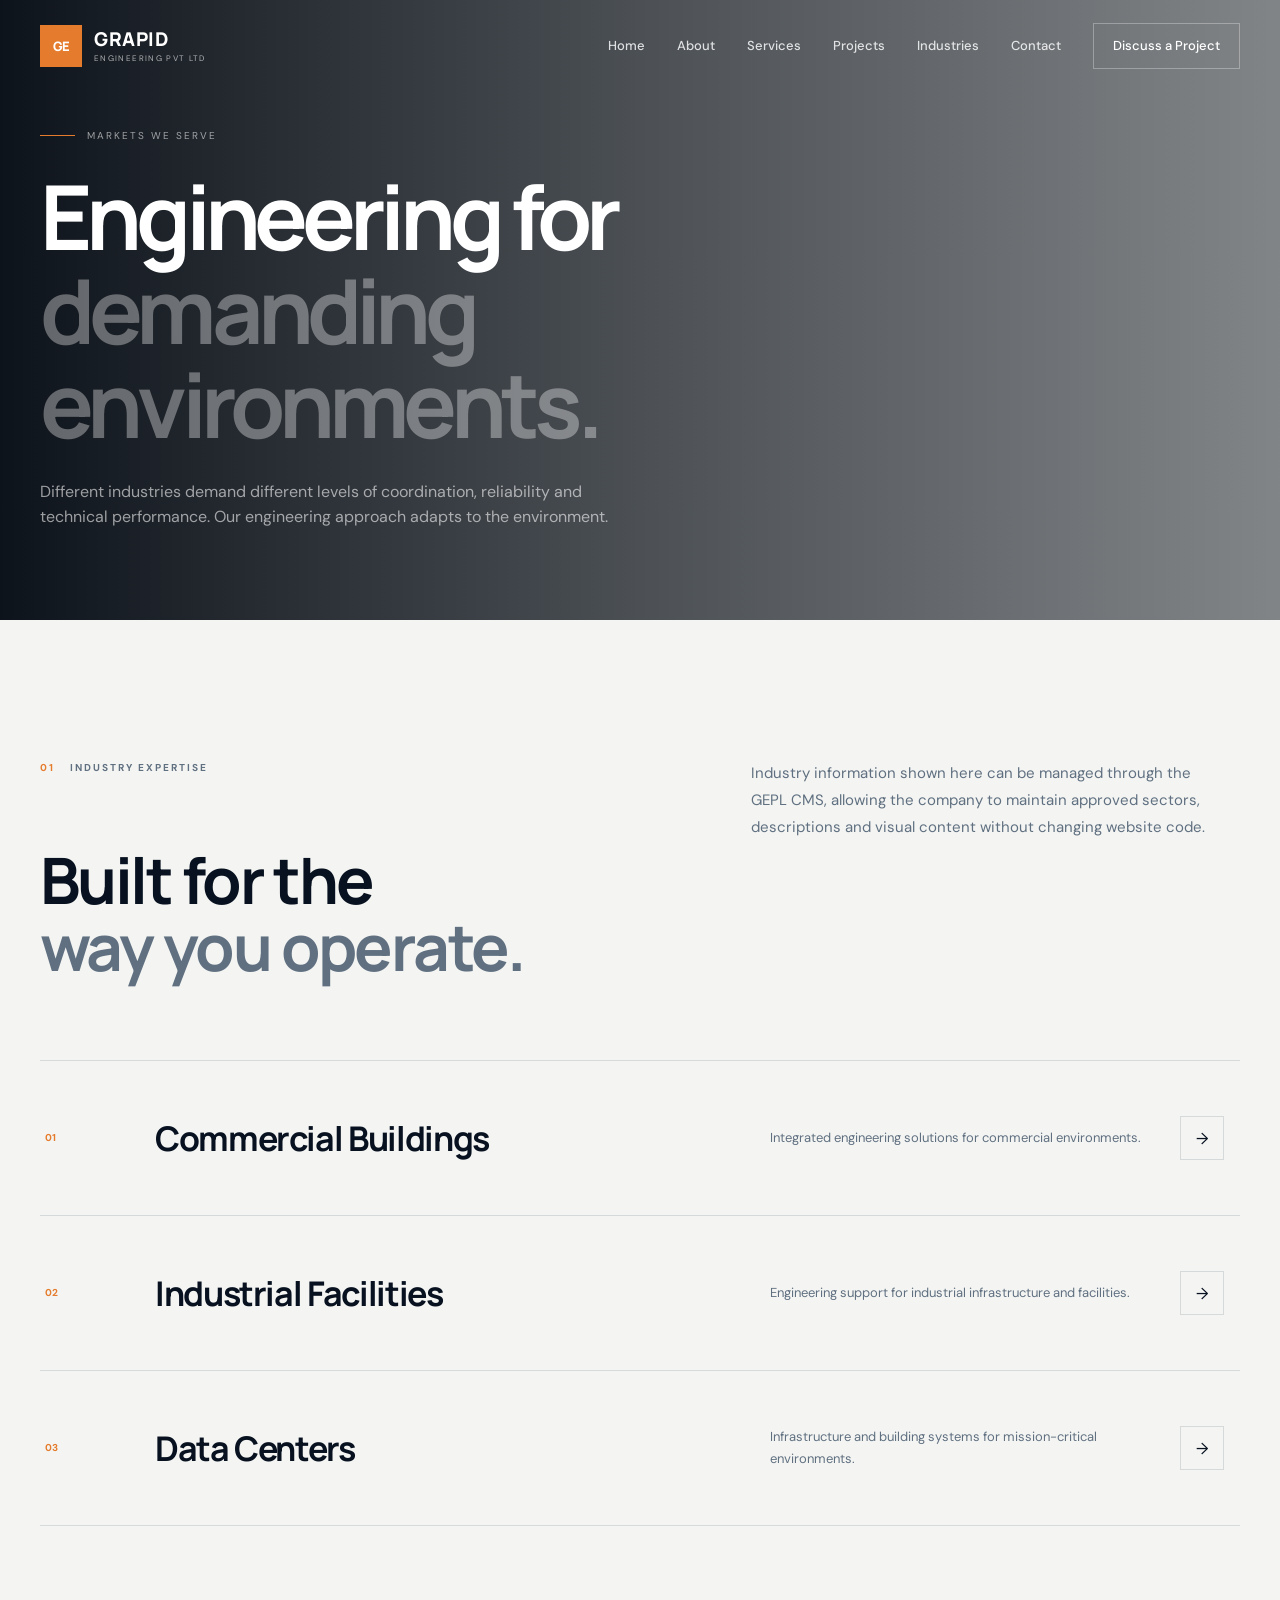
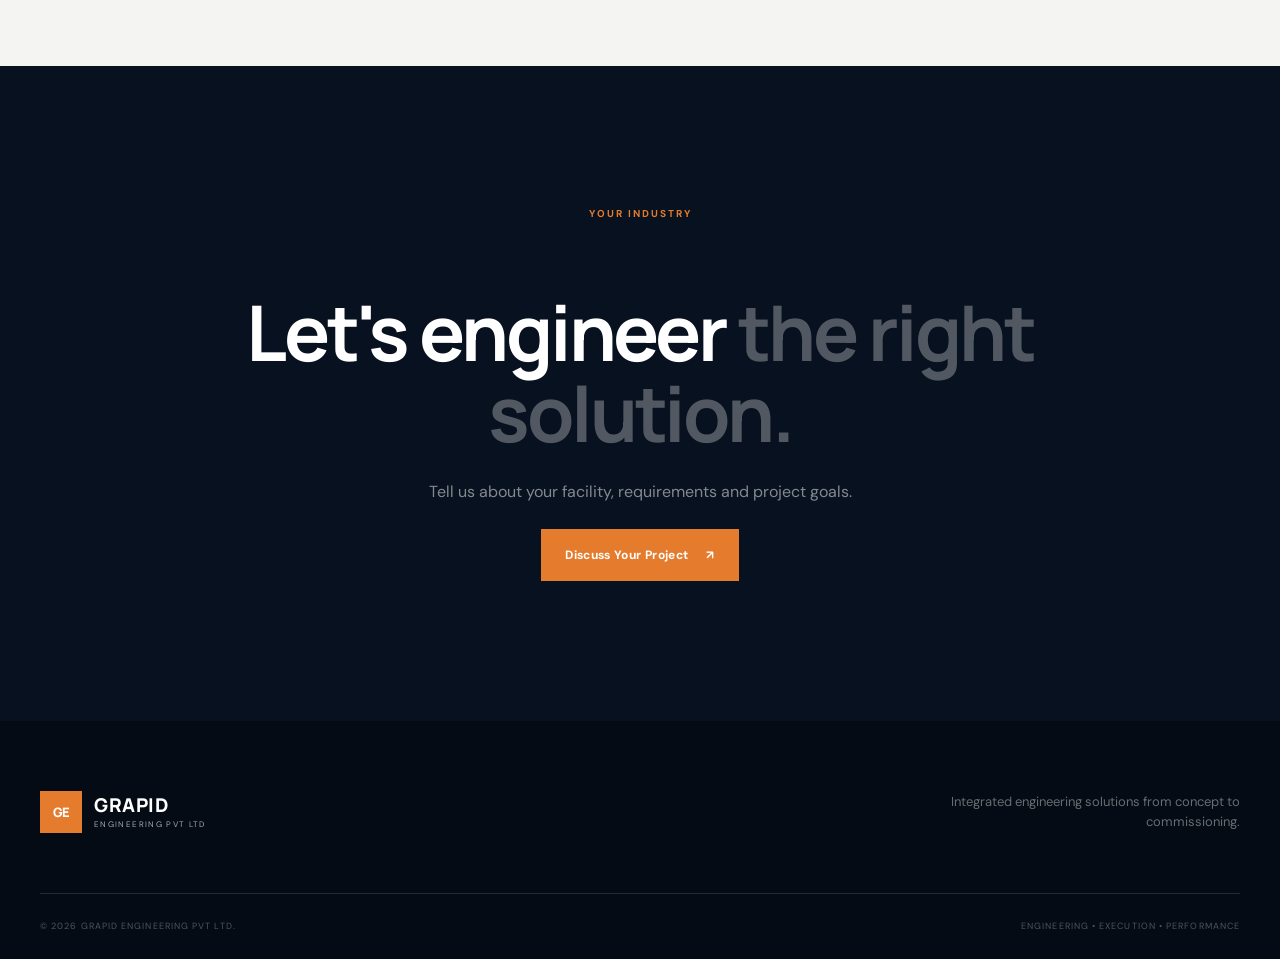
<file: industries.html>
<!DOCTYPE html>
<html lang="en">

<head>

<meta charset="UTF-8">

<meta name="viewport"
      content="width=device-width, initial-scale=1.0">

      <link
  rel="icon"
  type="image/svg+xml"
  href="assets/favicon.svg"
>

<title>Industries | GRAPID Engineering Pvt Ltd</title>

<meta
  name="description"
  content="Engineering solutions for commercial, industrial, healthcare, pharmaceutical, data center, hospitality and other demanding environments."
>

<meta name="theme-color"
      content="#07111f">

<link rel="preconnect"
      href="https://fonts.googleapis.com">

<link rel="preconnect"
      href="https://fonts.gstatic.com"
      crossorigin>

<link
 href="https://fonts.googleapis.com/css2?family=DM+Sans:wght@400;500;600;700&family=Manrope:wght@500;600;700;800&display=swap"
 rel="stylesheet">

<link rel="stylesheet"
      href="css/style.css">


<style>

/* =====================================================
   INDUSTRIES HERO
===================================================== */

.industries-hero {

  min-height: 620px;

  position: relative;

  display: flex;

  align-items: flex-end;

  padding-bottom: 90px;

  color: white;

  background:

    linear-gradient(
      90deg,
      rgba(4,10,18,.96),
      rgba(4,10,18,.7),
      rgba(4,10,18,.48)
    ),

    url("https://images.unsplash.com/photo-1497366811353-6870744d04b2?auto=format&fit=crop&w=2200&q=85");

  background-size: cover;

  background-position: center;

}


.industries-hero-content {

  position: relative;

  z-index: 2;

}


.industries-kicker {

  display: flex;

  align-items: center;

  gap: 12px;

  margin-bottom: 25px;

  font-size: 10px;

  text-transform: uppercase;

  letter-spacing: .2em;

  color: rgba(255,255,255,.58);

}


.industries-kicker::before {

  content: "";

  width: 35px;

  height: 1px;

  background: var(--orange);

}


.industries-hero h1 {

  max-width: 1000px;

  font-size:
    clamp(52px,7vw,94px);

  letter-spacing: -.065em;

}


.industries-hero h1 span {

  display: block;

  color: rgba(255,255,255,.35);

}


.industries-hero p {

  max-width: 600px;

  margin-top: 28px;

  color: rgba(255,255,255,.58);

  font-size: 16px;

}


/* =====================================================
   INDUSTRIES LIST
===================================================== */

.industries-page {

  padding: 140px 0;

  background: var(--off-white);

}


.industries-intro {

  display: grid;

  grid-template-columns:
    1fr
    .8fr;

  gap: 100px;

  margin-bottom: 80px;

}


.industries-intro h2 {

  font-size:
    clamp(40px,5vw,68px);

}


.industries-intro h2 span {

  display: block;

  color: var(--steel);

}


.industries-intro p {

  max-width: 470px;

  font-size: 15px;

  line-height: 1.8;

}


.industry-list {

  border-top:
    1px solid var(--border);

}


.industry-item {

  display: grid;

  grid-template-columns:
    80px
    1fr
    .65fr
    55px;

  gap: 30px;

  align-items: center;

  min-height: 155px;

  padding: 25px 5px;

  border-bottom:
    1px solid var(--border);

  transition:

    padding .4s var(--ease),

    background .35s ease;

}


.industry-item:hover {

  padding-left: 25px;

  padding-right: 25px;

  background: white;

}


.industry-number {

  color: var(--orange);

  font-size: 10px;

  font-weight: 700;

}


.industry-item h3 {

  font-size:
    clamp(23px,3vw,34px);

}


.industry-item p {

  font-size: 13px;

  line-height: 1.7;

}


.industry-arrow {

  width: 44px;

  height: 44px;

  border: 1px solid var(--border);

  display: grid;

  place-items: center;

  transition:

    background .3s ease,

    color .3s ease;

}


.industry-item:hover
.industry-arrow {

  background: var(--orange);

  color: white;

  border-color: var(--orange);

}


/* =====================================================
   INDUSTRY CTA
===================================================== */

.industry-cta {

  padding: 140px 0;

  background: var(--navy);

  color: white;

  text-align: center;

}


.industry-cta h2 {

  max-width: 900px;

  margin: auto;

  font-size:
    clamp(45px,6vw,78px);

}


.industry-cta h2 span {

  color: rgba(255,255,255,.3);

}


.industry-cta p {

  max-width: 500px;

  margin: 25px auto;

  color: rgba(255,255,255,.5);

}


@media(max-width:760px) {

  .industries-hero {

    min-height: 650px;

    padding-bottom: 70px;

  }


  .industries-hero h1 {

    font-size: 49px;

  }


  .industries-page {

    padding: 90px 0;

  }


  .industries-intro {

    grid-template-columns: 1fr;

    gap: 25px;

    margin-bottom: 55px;

  }


  .industries-intro h2 {

    font-size: 43px;

  }


  .industry-item {

    grid-template-columns:
      40px
      1fr
      40px;

    gap: 15px;

    min-height: 145px;

  }


  .industry-item p {

    display: none;

  }


  .industry-item h3 {

    font-size: 22px;

  }

}

</style>

</head>


<body>


<!-- =====================================================
     NAV
===================================================== -->

<header class="site-header"
        id="siteHeader">

<div class="container nav-wrap">

<a href="index.html"
   class="brand">

<div class="brand-mark">
GE
</div>

<div class="brand-text">

<strong>GRAPID</strong>

<span>
ENGINEERING PVT LTD
</span>

</div>

</a>


<nav class="desktop-nav">

<a href="index.html">Home</a>
<a href="about.html">About</a>
<a href="services.html">Services</a>
<a href="projects.html">Projects</a>
<a href="industries.html">Industries</a>
<a href="contact.html">Contact</a>

<a href="contact.html"
   class="nav-cta">

Discuss a Project

</a>

</nav>


<button class="menu-btn"
        id="menuBtn">

<span></span>
<span></span>
<span></span>

</button>

</div>


<div class="mobile-menu"
     id="mobileMenu">

<a href="index.html">Home</a>
<a href="about.html">About</a>
<a href="services.html">Services</a>
<a href="projects.html">Projects</a>
<a href="industries.html">Industries</a>
<a href="contact.html">Contact</a>

<a href="contact.html"
   class="mobile-menu-cta">

Discuss a Project

</a>

</div>

</header>



<!-- =====================================================
     HERO
===================================================== -->

<section class="industries-hero">

<div class="container industries-hero-content">

<div class="industries-kicker">

Markets We Serve

</div>


<h1>

Engineering for
<span>
demanding environments.
</span>

</h1>


<p>

Different industries demand different
levels of coordination, reliability and
technical performance. Our engineering
approach adapts to the environment.

</p>

</div>

</section>



<!-- =====================================================
     INDUSTRIES
===================================================== -->

<section class="industries-page">

<div class="container">

<div class="industries-intro">

<div>

<div class="section-label">

<span>
01
</span>

Industry Expertise

</div>


<h2>

Built for the
<span>
way you operate.</span>

</h2>

</div>


<p>

Industry information shown here can be
managed through the GEPL CMS, allowing
the company to maintain approved sectors,
descriptions and visual content without
changing website code.

</p>

</div>


<div class="industry-list"
     id="industryList">


<!-- FALLBACK -->

<div class="industry-item">

<span class="industry-number">
01
</span>

<h3>
Commercial Buildings
</h3>

<p>
Integrated engineering solutions for
commercial environments.
</p>

<span class="industry-arrow">
→
</span>

</div>


<div class="industry-item">

<span class="industry-number">
02
</span>

<h3>
Industrial Facilities
</h3>

<p>
Engineering support for industrial
infrastructure and facilities.
</p>

<span class="industry-arrow">
→
</span>

</div>


<div class="industry-item">

<span class="industry-number">
03
</span>

<h3>
Data Centers
</h3>

<p>
Infrastructure and building systems
for mission-critical environments.
</p>

<span class="industry-arrow">
→
</span>

</div>


</div>

</div>

</section>



<!-- =====================================================
     CTA
===================================================== -->

<section class="industry-cta">

<div class="container">

<div class="section-label light"
     style="justify-content:center">

<span>
YOUR INDUSTRY
</span>

</div>


<h2>

Let's engineer
<span>
the right solution.</span>

</h2>


<p>

Tell us about your facility,
requirements and project goals.

</p>


<a href="contact.html"
   class="btn btn-primary">

Discuss Your Project

<span>↗</span>

</a>

</div>

</section>



<!-- =====================================================
     FOOTER
===================================================== -->

<footer class="footer">

<div class="container">

<div class="footer-main">

<div class="footer-brand">

<div class="brand-mark">
GE
</div>

<div class="brand-text">

<strong>GRAPID</strong>

<span>
ENGINEERING PVT LTD
</span>

</div>

</div>


<p>

Integrated engineering solutions
from concept to commissioning.

</p>

</div>


<div class="footer-bottom">

<span>

©
<span id="year"></span>
GRAPID Engineering Pvt Ltd.

</span>


<span>
Engineering • Execution • Performance
</span>

</div>

</div>

</footer>



<script src="js/api.js"></script>
<script src="js/app.js"></script>


<script>

/* =====================================================
   INDUSTRIES CMS
===================================================== */

document.addEventListener(
  "DOMContentLoaded",
  loadIndustriesPage
);


async function loadIndustriesPage() {

  const container =
    document.getElementById(
      "industryList"
    );


  if (!container) {
    return;
  }


  try {

    const industries =
      await GEPL.industries();


    const published =
      (industries || [])

        .filter(item =>
          String(item.status)
            .toLowerCase() === "published"
        )

        .sort(
          (a,b) =>
            Number(a.display_order || 999)
            -
            Number(b.display_order || 999)
        );


    /*
      Keep fallback when CMS is empty.
    */

    if (!published.length) {
      return;
    }


    container.innerHTML =
      published
        .map(
          (industry,index) => `

          <a
            class="industry-item"
            href="contact.html"
          >

            <span class="industry-number">

              ${String(index + 1)
                .padStart(2,"0")}

            </span>


            <h3>

              ${escapeHTML(
                industry.name || ""
              )}

            </h3>


            <p>

              ${escapeHTML(
                industry.description || ""
              )}

            </p>


            <span class="industry-arrow">

              ↗

            </span>

          </a>

        `
        )
        .join("");

  }

  catch(error) {

    console.warn(
      "Industries API:",
      error
    );

  }

}


function escapeHTML(value) {

  return String(value ?? "")
    .replace(/&/g,"&amp;")
    .replace(/</g,"&lt;")
    .replace(/>/g,"&gt;")
    .replace(/"/g,"&quot;")
    .replace(/'/g,"&#039;");

}

</script>


</body>

</html>
</file>
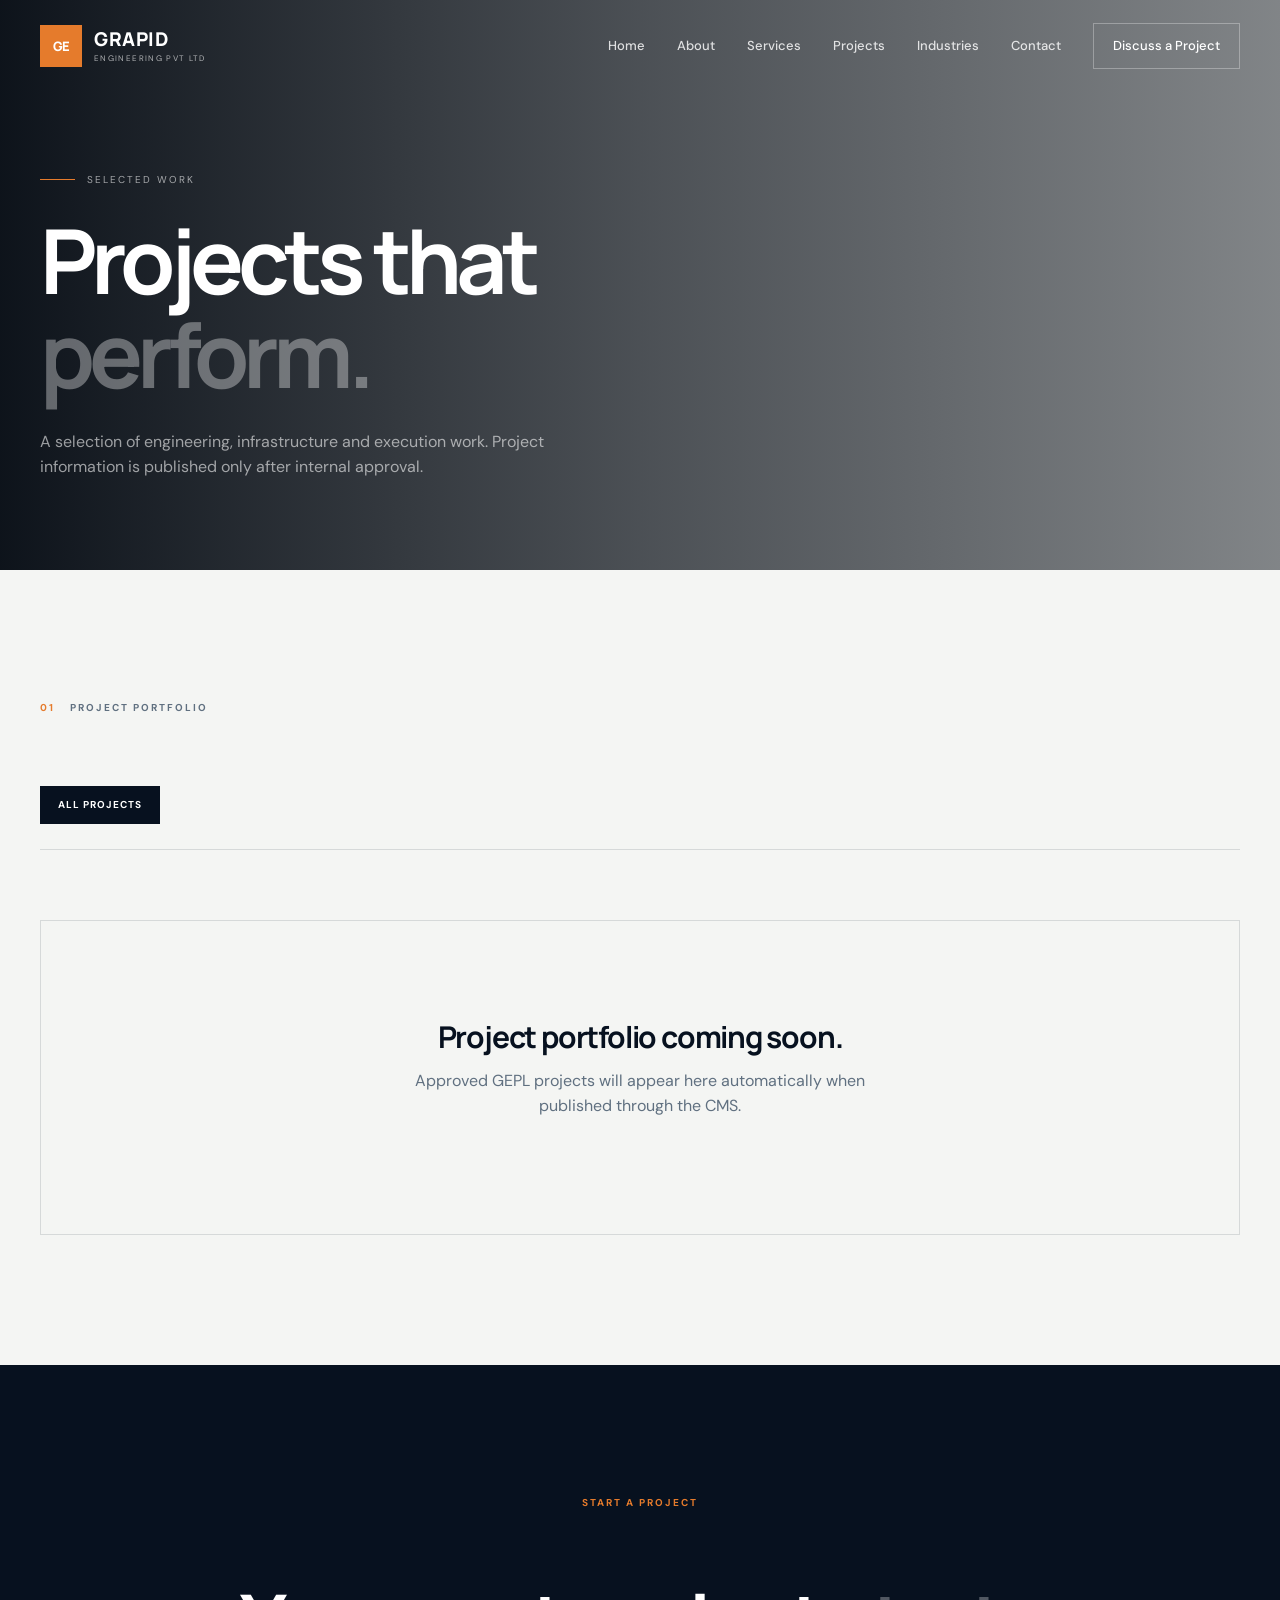
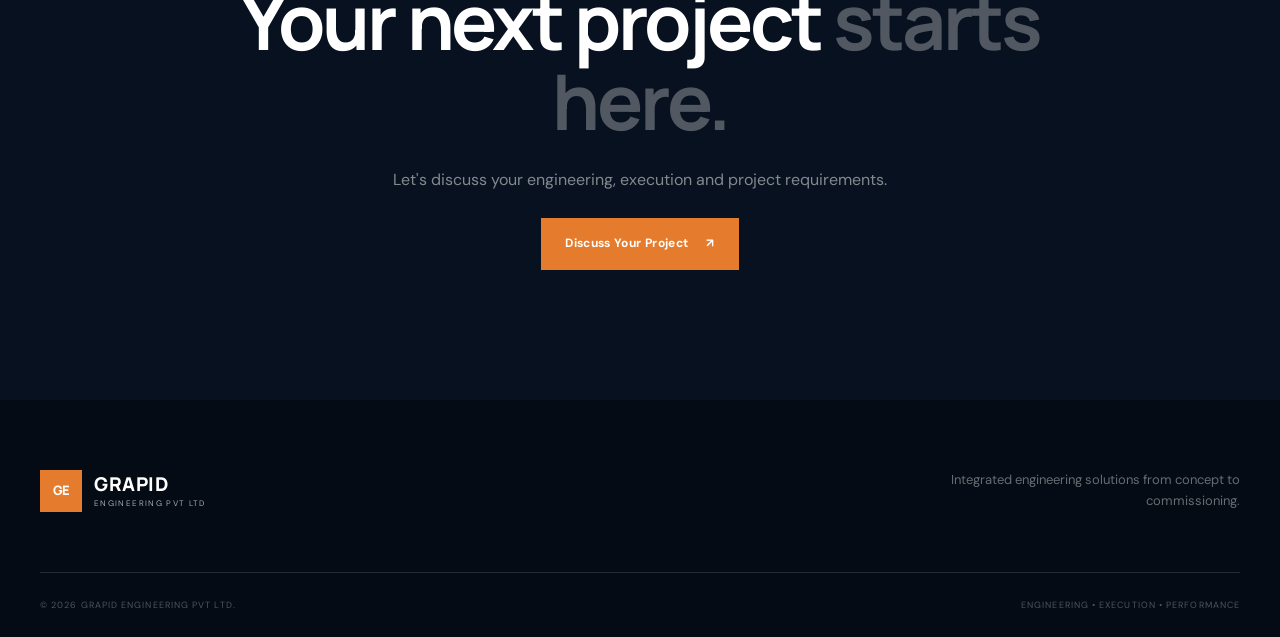
<file: projects.html>
<!DOCTYPE html>
<html lang="en">

<head>

<meta charset="UTF-8">

<meta name="viewport"
      content="width=device-width, initial-scale=1.0">

      <link
  rel="icon"
  type="image/svg+xml"
  href="assets/favicon.svg"
>

<title>Projects | GRAPID Engineering Pvt Ltd</title>

<meta
  name="description"
  content="Explore selected engineering and infrastructure projects delivered by GRAPID Engineering Pvt Ltd."
>

<meta name="theme-color"
      content="#07111f">

<link rel="preconnect"
      href="https://fonts.googleapis.com">

<link rel="preconnect"
      href="https://fonts.gstatic.com"
      crossorigin>

<link
 href="https://fonts.googleapis.com/css2?family=DM+Sans:wght@400;500;600;700&family=Manrope:wght@500;600;700;800&display=swap"
 rel="stylesheet">

<link rel="stylesheet"
      href="css/style.css">


<style>

/* =====================================================
   PROJECT PAGE
===================================================== */

.projects-hero {

  min-height: 570px;

  display: flex;

  align-items: flex-end;

  padding-bottom: 90px;

  position: relative;

  color: white;

  background:

    linear-gradient(
      90deg,
      rgba(4,10,18,.96),
      rgba(4,10,18,.70),
      rgba(4,10,18,.48)
    ),

    url("https://images.unsplash.com/photo-1541888946425-d81bb19240f5?auto=format&fit=crop&w=2200&q=85");

  background-size: cover;

  background-position: center;

}


.projects-hero-content {

  position: relative;

  z-index: 2;

}


.projects-kicker {

  display: flex;

  align-items: center;

  gap: 12px;

  margin-bottom: 25px;

  font-size: 10px;

  letter-spacing: .2em;

  text-transform: uppercase;

  color: rgba(255,255,255,.6);

}


.projects-kicker::before {

  content: "";

  width: 35px;

  height: 1px;

  background: var(--orange);

}


.projects-hero h1 {

  max-width: 950px;

  font-size:
    clamp(52px,7vw,94px);

  letter-spacing: -.065em;

}


.projects-hero h1 span {

  display: block;

  color: rgba(255,255,255,.35);

}


.projects-hero p {

  max-width: 560px;

  margin-top: 28px;

  font-size: 16px;

  color: rgba(255,255,255,.58);

}


/* =====================================================
   PROJECT CONTENT
===================================================== */

.projects-content {

  padding: 130px 0;

  background: var(--off-white);

}


/* =====================================================
   FILTER
===================================================== */

.project-filter {

  display: flex;

  flex-wrap: wrap;

  gap: 8px;

  margin-bottom: 70px;

  border-bottom:
    1px solid var(--border);

  padding-bottom: 25px;

}


.project-filter button {

  padding: 10px 17px;

  background: transparent;

  border: 1px solid var(--border);

  color: var(--steel);

  cursor: pointer;

  font-size: 10px;

  font-weight: 700;

  text-transform: uppercase;

  letter-spacing: .1em;

  transition:

    background .3s ease,

    color .3s ease,

    border-color .3s ease;

}


.project-filter button:hover,
.project-filter button.active {

  background: var(--navy);

  color: white;

  border-color: var(--navy);

}


/* =====================================================
   PROJECT GRID
===================================================== */

.project-grid {

  display: grid;

  grid-template-columns:
    repeat(2,1fr);

  gap: 70px 35px;

}


.project-card {

  display: block;

}


.project-card-image {

  position: relative;

  height: 480px;

  overflow: hidden;

  background: var(--navy);

}


.project-card-image img {

  width: 100%;

  height: 100%;

  object-fit: cover;

  transition:
    transform 1s var(--ease);

}


.project-card:hover
.project-card-image img {

  transform: scale(1.045);

}


.project-card-overlay {

  position: absolute;

  inset: 0;

  display: flex;

  align-items: flex-end;

  justify-content: space-between;

  padding: 25px;

  background:
    linear-gradient(
      transparent 55%,
      rgba(4,10,18,.75)
    );

  opacity: 0;

  transition: opacity .4s ease;

}


.project-card:hover
.project-card-overlay {

  opacity: 1;

}


.project-card-overlay span {

  color: white;

  font-size: 10px;

  text-transform: uppercase;

  letter-spacing: .14em;

}


.project-card-arrow {

  width: 45px;

  height: 45px;

  display: grid;

  place-items: center;

  background: var(--orange);

  color: white;

  font-size: 18px;

}


.project-card-info {

  padding: 22px 3px 0;

}


.project-card-meta {

  display: flex;

  justify-content: space-between;

  gap: 20px;

  margin-bottom: 10px;

  font-size: 9px;

  text-transform: uppercase;

  letter-spacing: .13em;

  color: var(--orange);

}


.project-card-info h2 {

  font-size:
    clamp(24px,3vw,36px);

}


.project-card-info p {

  margin-top: 10px;

  font-size: 13px;

}


/* =====================================================
   EMPTY
===================================================== */

.projects-empty {

  grid-column: 1 / -1;

  padding: 100px 30px;

  text-align: center;

  border:
    1px solid var(--border);

}


.projects-empty h3 {

  font-size: 30px;

}


.projects-empty p {

  max-width: 500px;

  margin: 15px auto;

}


/* =====================================================
   CTA
===================================================== */

.projects-cta {

  padding: 130px 0;

  background: var(--navy);

  color: white;

  text-align: center;

}


.projects-cta h2 {

  max-width: 850px;

  margin: auto;

  font-size:
    clamp(45px,6vw,78px);

}


.projects-cta h2 span {

  color: rgba(255,255,255,.3);

}


.projects-cta p {

  max-width: 500px;

  margin: 25px auto;

  color: rgba(255,255,255,.5);

}


@media(max-width:760px) {

  .projects-hero {

    min-height: 650px;

    padding-bottom: 70px;

  }


  .projects-hero h1 {

    font-size: 49px;

  }


  .projects-content {

    padding: 90px 0;

  }


  .project-filter {

    overflow-x: auto;

    flex-wrap: nowrap;

    padding-bottom: 18px;

  }


  .project-filter button {

    flex-shrink: 0;

  }


  .project-grid {

    grid-template-columns: 1fr;

    gap: 55px;

  }


  .project-card-image {

    height: 390px;

  }

}

</style>

</head>


<body>


<!-- =====================================================
     NAV
===================================================== -->

<header class="site-header"
        id="siteHeader">

<div class="container nav-wrap">

<a href="index.html"
   class="brand">

<div class="brand-mark">
GE
</div>

<div class="brand-text">

<strong>GRAPID</strong>

<span>
ENGINEERING PVT LTD
</span>

</div>

</a>


<nav class="desktop-nav">

<a href="index.html">Home</a>

<a href="about.html">About</a>

<a href="services.html">Services</a>

<a href="projects.html">Projects</a>

<a href="industries.html">Industries</a>

<a href="contact.html">Contact</a>

<a href="contact.html"
   class="nav-cta">

Discuss a Project

</a>

</nav>


<button class="menu-btn"
        id="menuBtn">

<span></span>
<span></span>
<span></span>

</button>

</div>


<div class="mobile-menu"
     id="mobileMenu">

<a href="index.html">Home</a>
<a href="about.html">About</a>
<a href="services.html">Services</a>
<a href="projects.html">Projects</a>
<a href="industries.html">Industries</a>
<a href="contact.html">Contact</a>

<a href="contact.html"
   class="mobile-menu-cta">

Discuss a Project

</a>

</div>

</header>



<!-- =====================================================
     HERO
===================================================== -->

<section class="projects-hero">

<div class="container projects-hero-content">

<div class="projects-kicker">

Selected Work

</div>


<h1>

Projects that
<span>
perform.
</span>

</h1>


<p>

A selection of engineering,
infrastructure and execution work.
Project information is published
only after internal approval.

</p>

</div>

</section>



<!-- =====================================================
     PROJECTS
===================================================== -->

<section class="projects-content">

<div class="container">


<div class="section-label">

<span>
01
</span>

Project Portfolio

</div>


<div class="project-filter"
     id="projectFilter">

<button
  class="active"
  data-filter="all">

All Projects

</button>

</div>


<div class="project-grid"
     id="projectGrid">

<div class="projects-empty">

<h3>
Project portfolio coming soon.
</h3>

<p>

Approved GEPL projects will appear here
automatically when published through
the CMS.

</p>

</div>

</div>

</div>

</section>



<!-- =====================================================
     CTA
===================================================== -->

<section class="projects-cta">

<div class="container">

<div class="section-label light"
     style="justify-content:center">

<span>
START A PROJECT
</span>

</div>


<h2>

Your next project
<span>
starts here.
</span>

</h2>


<p>

Let's discuss your engineering,
execution and project requirements.

</p>


<a href="contact.html"
   class="btn btn-primary">

Discuss Your Project

<span>↗</span>

</a>

</div>

</section>



<!-- =====================================================
     FOOTER
===================================================== -->

<footer class="footer">

<div class="container">

<div class="footer-main">

<div class="footer-brand">

<div class="brand-mark">
GE
</div>

<div class="brand-text">

<strong>GRAPID</strong>

<span>
ENGINEERING PVT LTD
</span>

</div>

</div>


<p>

Integrated engineering solutions
from concept to commissioning.

</p>

</div>


<div class="footer-bottom">

<span>

©
<span id="year"></span>
GRAPID Engineering Pvt Ltd.

</span>


<span>

Engineering • Execution • Performance

</span>

</div>

</div>

</footer>



<script src="js/api.js"></script>
<script src="js/app.js"></script>


<script>

/* =====================================================
   PROJECT CMS
===================================================== */

let allProjects = [];


document.addEventListener(
  "DOMContentLoaded",
  loadProjects
);


async function loadProjects() {

  try {

    const data =
      await GEPL.projects();


    allProjects =
      (data || [])

      .filter(item =>
        String(item.status)
          .toLowerCase() === "published"
      )

      .sort(
        (a,b) =>
          Number(a.display_order || 999)
          -
          Number(b.display_order || 999)
      );


    buildFilters();

    renderProjects("all");

  }

  catch(error) {

    console.warn(
      "Projects API:",
      error
    );

  }

}


/* =====================================================
   FILTER BUTTONS
===================================================== */

function buildFilters() {

  const filter =
    document.getElementById(
      "projectFilter"
    );


  if (!filter || !allProjects.length) {
    return;
  }


  const categories =
    [
      ...new Set(
        allProjects
          .map(item =>
            String(
              item.category || ""
            ).trim()
          )
          .filter(Boolean)
      )
    ];


  categories.forEach(category => {

    const button =
      document.createElement(
        "button"
      );


    button.dataset.filter =
      category;


    button.textContent =
      category;


    filter.appendChild(
      button
    );

  });


  filter
    .querySelectorAll("button")
    .forEach(button => {

      button.addEventListener(
        "click",
        () => {

          filter
            .querySelectorAll("button")
            .forEach(btn =>
              btn.classList.remove(
                "active"
              )
            );


          button.classList.add(
            "active"
          );


          renderProjects(
            button.dataset.filter
          );

        }
      );

    });

}


/* =====================================================
   RENDER
===================================================== */

function renderProjects(category) {

  const grid =
    document.getElementById(
      "projectGrid"
    );


  if (!grid) {
    return;
  }


  const projects =
    category === "all"

      ? allProjects

      : allProjects.filter(
          item =>
            String(
              item.category || ""
            ) === category
        );


  if (!projects.length) {

    grid.innerHTML = `

      <div class="projects-empty">

        <h3>
          No projects in this category.
        </h3>

        <p>
          More approved projects will be
          added to the portfolio.
        </p>

      </div>

    `;

    return;

  }


  grid.innerHTML =
    projects.map(
      project => {

        const image =
          project.cover_image ||
          "https://images.unsplash.com/photo-1486406146926-c627a92ad1ab?auto=format&fit=crop&w=1800&q=85";


        return `

        <a
          class="project-card"
          href="project.html?id=${encodeURIComponent(
            project.id || ""
          )}"
        >

          <div class="project-card-image">

            <img
              src="${escapeAttribute(image)}"
              alt="${escapeAttribute(
                project.project_name ||
                "GEPL Project"
              )}"
              loading="lazy"
            >


            <div class="project-card-overlay">

              <span>

                ${escapeHTML(
                  project.category ||
                  "Project"
                )}

              </span>


              <span class="project-card-arrow">

                ↗

              </span>

            </div>

          </div>


          <div class="project-card-info">

            <div class="project-card-meta">

              <span>

                ${escapeHTML(
                  project.category || ""
                )}

              </span>


              <span>

                ${escapeHTML(
                  project.location || ""
                )}

              </span>

            </div>


            <h2>

              ${escapeHTML(
                project.project_name || ""
              )}

            </h2>


            <p>

              ${escapeHTML(
                project.client || ""
              )}

            </p>

          </div>

        </a>

        `;

      }
    ).join("");

}


/* =====================================================
   SECURITY
===================================================== */

function escapeHTML(value) {

  return String(value ?? "")
    .replace(/&/g,"&amp;")
    .replace(/</g,"&lt;")
    .replace(/>/g,"&gt;")
    .replace(/"/g,"&quot;")
    .replace(/'/g,"&#039;");

}


function escapeAttribute(value) {

  return escapeHTML(value);

}

</script>


</body>

</html>
</file>
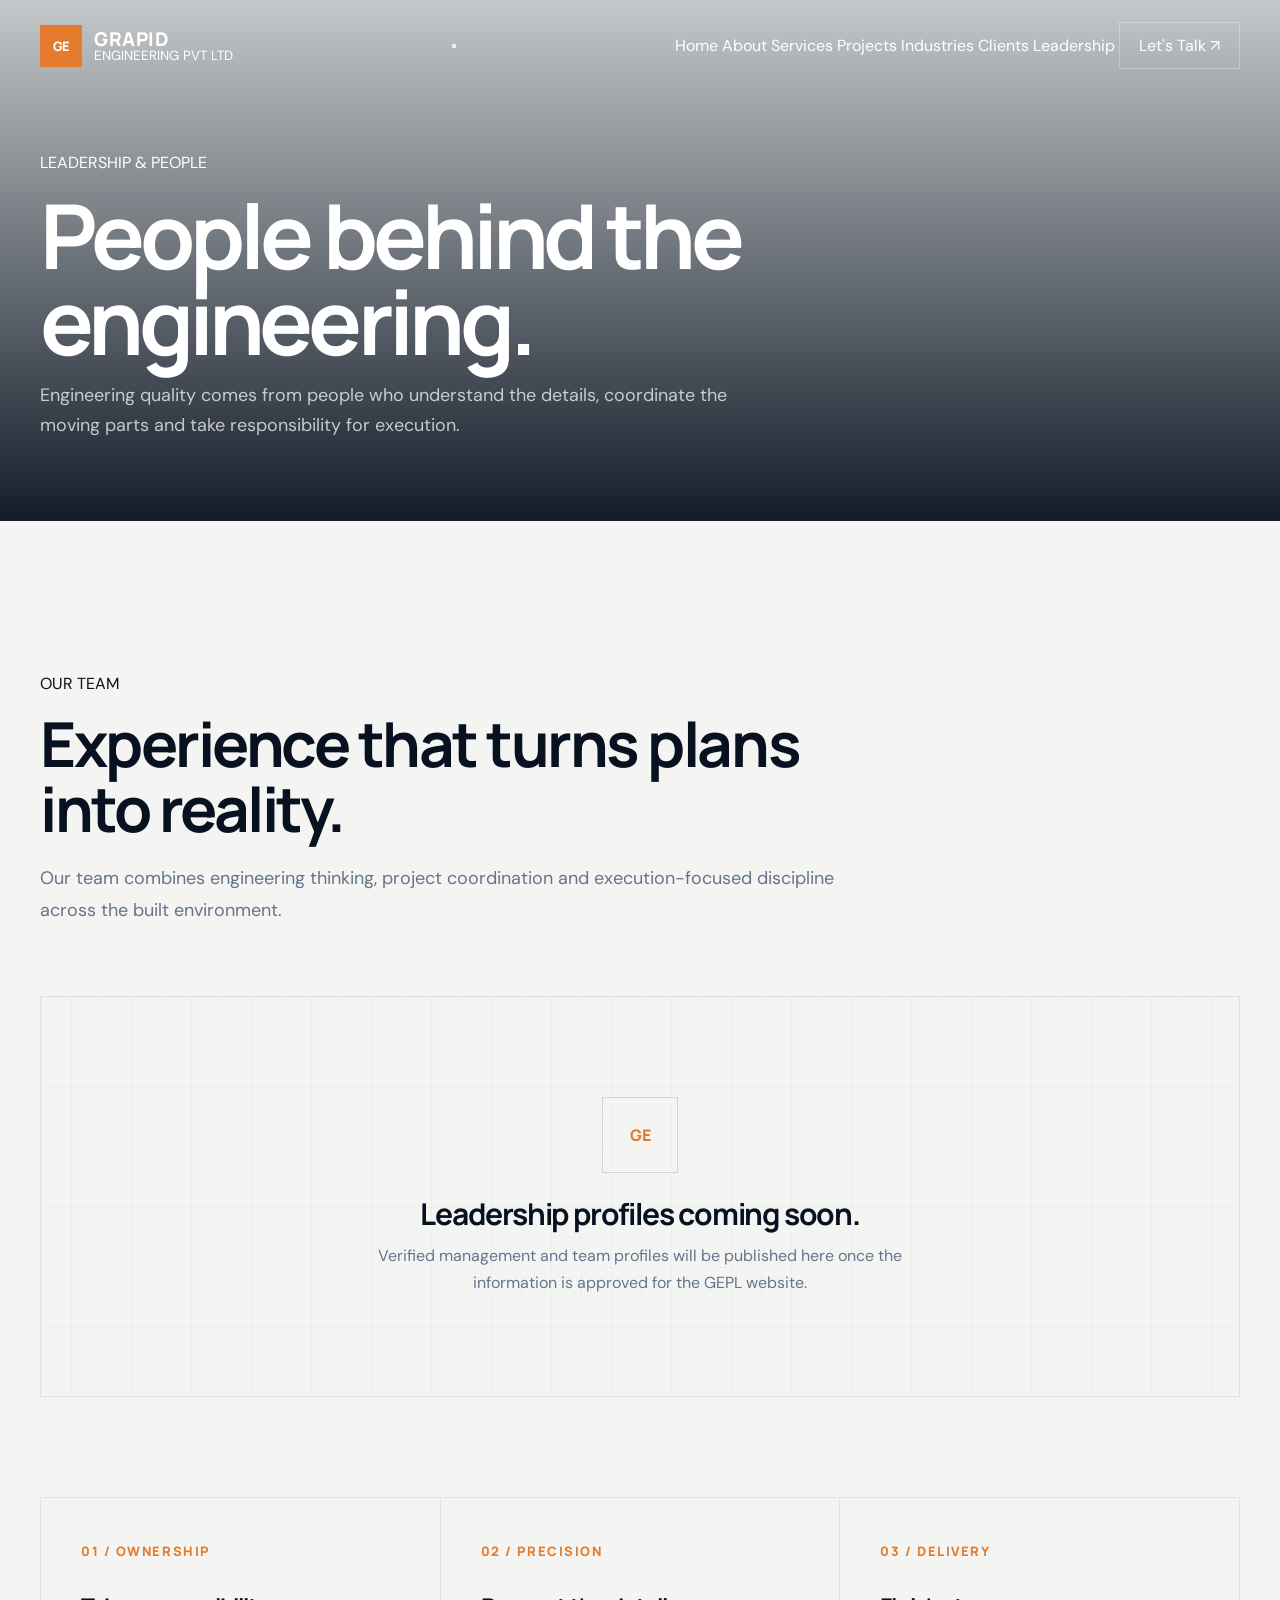
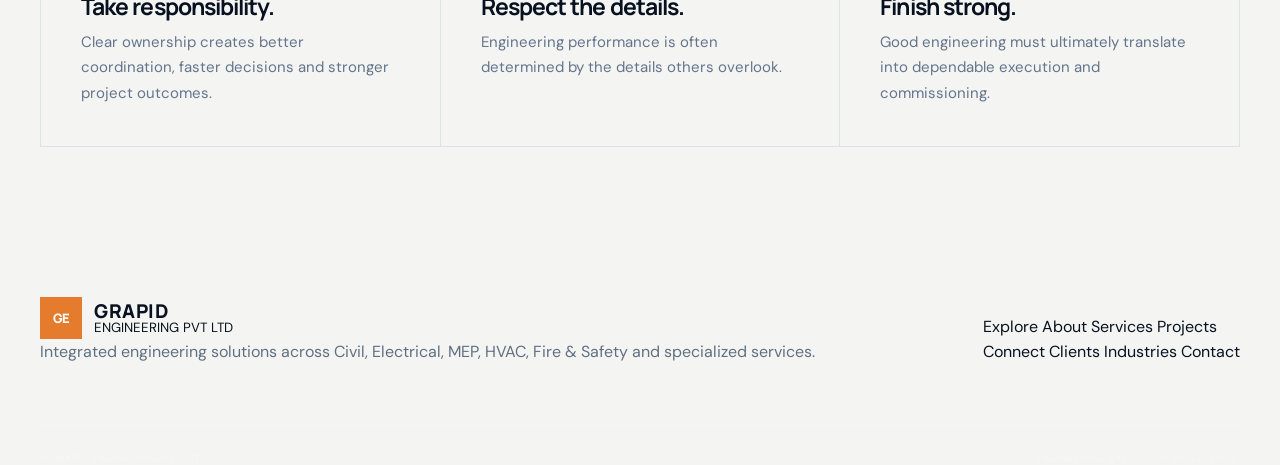
<file: team.html>
<!DOCTYPE html>
<html lang="en">
<head>

  <meta charset="UTF-8">

  <meta name="viewport" content="width=device-width, initial-scale=1.0">

  <link
  rel="icon"
  type="image/svg+xml"
  href="assets/favicon.svg"
>

  <title>Leadership | Grapid Engineering Pvt Ltd</title>

  <meta
    name="description"
    content="Meet the leadership and engineering team at Grapid Engineering Pvt Ltd."
  >

  <link rel="preconnect" href="https://fonts.googleapis.com">
  <link rel="preconnect" href="https://fonts.gstatic.com" crossorigin>

  <link
    href="https://fonts.googleapis.com/css2?family=DM+Sans:wght@400;500;600;700&family=Manrope:wght@500;600;700;800&display=swap"
    rel="stylesheet"
  >

  <link rel="stylesheet" href="css/style.css">

  <style>

    .inner-hero {
      min-height: 52vh;
      display: flex;
      align-items: flex-end;
      padding: 150px 0 80px;
      background:
        linear-gradient(180deg, rgba(7,17,31,.2), rgba(7,17,31,.95)),
        url("https://images.unsplash.com/photo-1556761175-b413da4baf72?auto=format&fit=crop&w=2200&q=85")
        center/cover;
      color: #fff;
    }

    .inner-hero h1 {
      max-width: 850px;
      margin: 16px 0;
      font-size: clamp(46px, 7vw, 92px);
      line-height: .96;
      letter-spacing: -.055em;
    }

    .inner-hero p {
      max-width: 700px;
      color: rgba(255,255,255,.72);
      font-size: 18px;
      line-height: 1.7;
    }

    .leadership-intro {
      max-width: 850px;
      margin-bottom: 70px;
    }

    .leadership-intro h2 {
      font-size: clamp(36px, 5vw, 62px);
      line-height: 1.05;
      letter-spacing: -.04em;
      margin: 15px 0 20px;
    }

    .leadership-intro p {
      color: #64748b;
      font-size: 18px;
      line-height: 1.8;
    }

    .team-grid {
      display: grid;
      grid-template-columns: repeat(3, 1fr);
      gap: 24px;
    }

    .team-card {
      background: #fff;
      border: 1px solid #dbe2ea;
      overflow: hidden;
      transition: .3s ease;
    }

    .team-card:hover {
      transform: translateY(-7px);
      box-shadow: 0 22px 55px rgba(7,17,31,.1);
    }

    .team-photo {
      aspect-ratio: 4 / 4.5;
      background: #e8edf2;
      overflow: hidden;
    }

    .team-photo img {
      width: 100%;
      height: 100%;
      object-fit: cover;
    }

    .team-info {
      padding: 28px;
    }

    .team-info h3 {
      font-family: "Manrope", sans-serif;
      font-size: 24px;
      margin-bottom: 7px;
    }

    .team-designation {
      color: #e57b2c;
      font-size: 13px;
      font-weight: 700;
      text-transform: uppercase;
      letter-spacing: .1em;
    }

    .team-bio {
      color: #64748b;
      margin-top: 15px;
      line-height: 1.7;
      font-size: 14px;
    }

    .team-linkedin {
      display: inline-flex;
      margin-top: 20px;
      font-size: 14px;
      font-weight: 700;
      color: #07111f;
    }

    .team-empty {
      grid-column: 1 / -1;
      border: 1px solid #dbe2ea;
      padding: 100px 30px;
      text-align: center;
      background:
        linear-gradient(rgba(7,17,31,.025) 1px, transparent 1px),
        linear-gradient(90deg, rgba(7,17,31,.025) 1px, transparent 1px);
      background-size: 30px 30px;
    }

    .team-empty-mark {
      width: 76px;
      height: 76px;
      margin: 0 auto 25px;
      border: 1px solid #cbd5e1;
      display: grid;
      place-items: center;
      font-family: "Manrope";
      font-weight: 800;
      color: #e57b2c;
    }

    .team-empty h3 {
      font-size: 30px;
      margin-bottom: 12px;
    }

    .team-empty p {
      max-width: 600px;
      margin: auto;
      color: #64748b;
      line-height: 1.7;
    }

    .leadership-principles {
      margin-top: 100px;
      display: grid;
      grid-template-columns: repeat(3, 1fr);
      border-top: 1px solid #dbe2ea;
      border-left: 1px solid #dbe2ea;
    }

    .principle {
      padding: 40px;
      border-right: 1px solid #dbe2ea;
      border-bottom: 1px solid #dbe2ea;
    }

    .principle-number {
      color: #e57b2c;
      font-family: "Manrope";
      font-weight: 800;
      font-size: 13px;
      letter-spacing: .12em;
    }

    .principle h3 {
      margin: 30px 0 12px;
      font-size: 23px;
    }

    .principle p {
      color: #64748b;
      line-height: 1.7;
      font-size: 15px;
    }

    @media (max-width: 900px) {
      .team-grid {
        grid-template-columns: repeat(2, 1fr);
      }

      .leadership-principles {
        grid-template-columns: 1fr;
      }
    }

    @media (max-width: 600px) {
      .inner-hero {
        min-height: 60vh;
        padding: 130px 0 60px;
      }

      .team-grid {
        grid-template-columns: 1fr;
      }
    }

  </style>

</head>

<body>

<header class="site-header" id="siteHeader">

  <div class="container nav-wrap">

    <a href="index.html" class="brand">
      <span class="brand-mark">GE</span>

      <span class="brand-text">
        <strong>GRAPID</strong>
        <small>ENGINEERING PVT LTD</small>
      </span>
    </a>

    <button class="menu-toggle" id="menuToggle">
      <span></span>
      <span></span>
    </button>

    <nav class="main-nav" id="mainNav">

      <a href="index.html">Home</a>
      <a href="about.html">About</a>
      <a href="services.html">Services</a>
      <a href="projects.html">Projects</a>
      <a href="industries.html">Industries</a>
      <a href="clients.html">Clients</a>
      <a href="team.html" class="active">Leadership</a>

      <a href="contact.html" class="nav-cta">
        Let's Talk <span>↗</span>
      </a>

    </nav>

  </div>

</header>


<main>

<section class="inner-hero">

  <div class="container">

    <div class="eyebrow light">
      LEADERSHIP & PEOPLE
    </div>

    <h1>
      People behind
      the engineering.
    </h1>

    <p>
      Engineering quality comes from people who understand the details,
      coordinate the moving parts and take responsibility for execution.
    </p>

  </div>

</section>


<section class="section">

  <div class="container">

    <div class="leadership-intro reveal">

      <div class="eyebrow">
        OUR TEAM
      </div>

      <h2>
        Experience that turns
        <span class="accent">plans into reality.</span>
      </h2>

      <p>
        Our team combines engineering thinking, project coordination and
        execution-focused discipline across the built environment.
      </p>

    </div>


    <div class="team-grid reveal" id="teamGrid">

      <div class="team-empty">

        <div class="team-empty-mark">
          GE
        </div>

        <h3>
          Leadership profiles coming soon.
        </h3>

        <p>
          Verified management and team profiles will be published here
          once the information is approved for the GEPL website.
        </p>

      </div>

    </div>


    <div class="leadership-principles reveal">

      <article class="principle">

        <span class="principle-number">01 / OWNERSHIP</span>

        <h3>Take responsibility.</h3>

        <p>
          Clear ownership creates better coordination, faster decisions
          and stronger project outcomes.
        </p>

      </article>


      <article class="principle">

        <span class="principle-number">02 / PRECISION</span>

        <h3>Respect the details.</h3>

        <p>
          Engineering performance is often determined by the details
          others overlook.
        </p>

      </article>


      <article class="principle">

        <span class="principle-number">03 / DELIVERY</span>

        <h3>Finish strong.</h3>

        <p>
          Good engineering must ultimately translate into dependable
          execution and commissioning.
        </p>

      </article>

    </div>

  </div>

</section>

</main>


<footer class="site-footer">

  <div class="container footer-main">

    <div>

      <a href="index.html" class="brand footer-brand">

        <span class="brand-mark">GE</span>

        <span class="brand-text">
          <strong>GRAPID</strong>
          <small>ENGINEERING PVT LTD</small>
        </span>

      </a>

      <p class="footer-description">
        Integrated engineering solutions across Civil, Electrical,
        MEP, HVAC, Fire & Safety and specialized services.
      </p>

    </div>


    <div class="footer-links">

      <div>
        <span class="footer-title">Explore</span>

        <a href="about.html">About</a>
        <a href="services.html">Services</a>
        <a href="projects.html">Projects</a>

      </div>

      <div>

        <span class="footer-title">Connect</span>

        <a href="clients.html">Clients</a>
        <a href="industries.html">Industries</a>
        <a href="contact.html">Contact</a>

      </div>

    </div>

  </div>


  <div class="container footer-bottom">

    <span>
      © <span id="footerYear"></span>
      Grapid Engineering Pvt Ltd.
    </span>

    <span>
      Engineering. Execution. Excellence.
    </span>

  </div>

</footer>


<script src="config/config.js"></script>
<script src="js/api.js"></script>
<script src="js/app.js"></script>


<script>

document.addEventListener("DOMContentLoaded", async () => {

  const grid = document.getElementById("teamGrid");

  try {

    const team = await GEPL.team();

    if (!Array.isArray(team) || !team.length) {
      return;
    }

    grid.innerHTML = team.map(member => {

      const photo = member.photo
        ? `
          <div class="team-photo">
            <img
              src="${escapeAttribute(member.photo)}"
              alt="${escapeAttribute(member.name || "Team member")}"
              loading="lazy"
            >
          </div>
        `
        : `
          <div class="team-photo"></div>
        `;

      return `

        <article class="team-card">

          ${photo}

          <div class="team-info">

            <h3>
              ${escapeHTML(member.name || "")}
            </h3>

            <div class="team-designation">
              ${escapeHTML(member.designation || "")}
            </div>

            ${
              member.bio
                ? `<p class="team-bio">
                    ${escapeHTML(member.bio)}
                   </p>`
                : ""
            }

            ${
              member.linkedin
                ? `
                  <a
                    class="team-linkedin"
                    href="${escapeAttribute(member.linkedin)}"
                    target="_blank"
                    rel="noopener noreferrer"
                  >
                    LinkedIn ↗
                  </a>
                `
                : ""
            }

          </div>

        </article>

      `;

    }).join("");

  } catch (error) {

    console.error("Team load error:", error);

  }

});


function escapeHTML(value) {

  return String(value ?? "")
    .replace(/&/g, "&amp;")
    .replace(/</g, "&lt;")
    .replace(/>/g, "&gt;")
    .replace(/"/g, "&quot;")
    .replace(/'/g, "&#039;");

}

function escapeAttribute(value) {

  return escapeHTML(value);

}

</script>

</body>
</html>
</file>
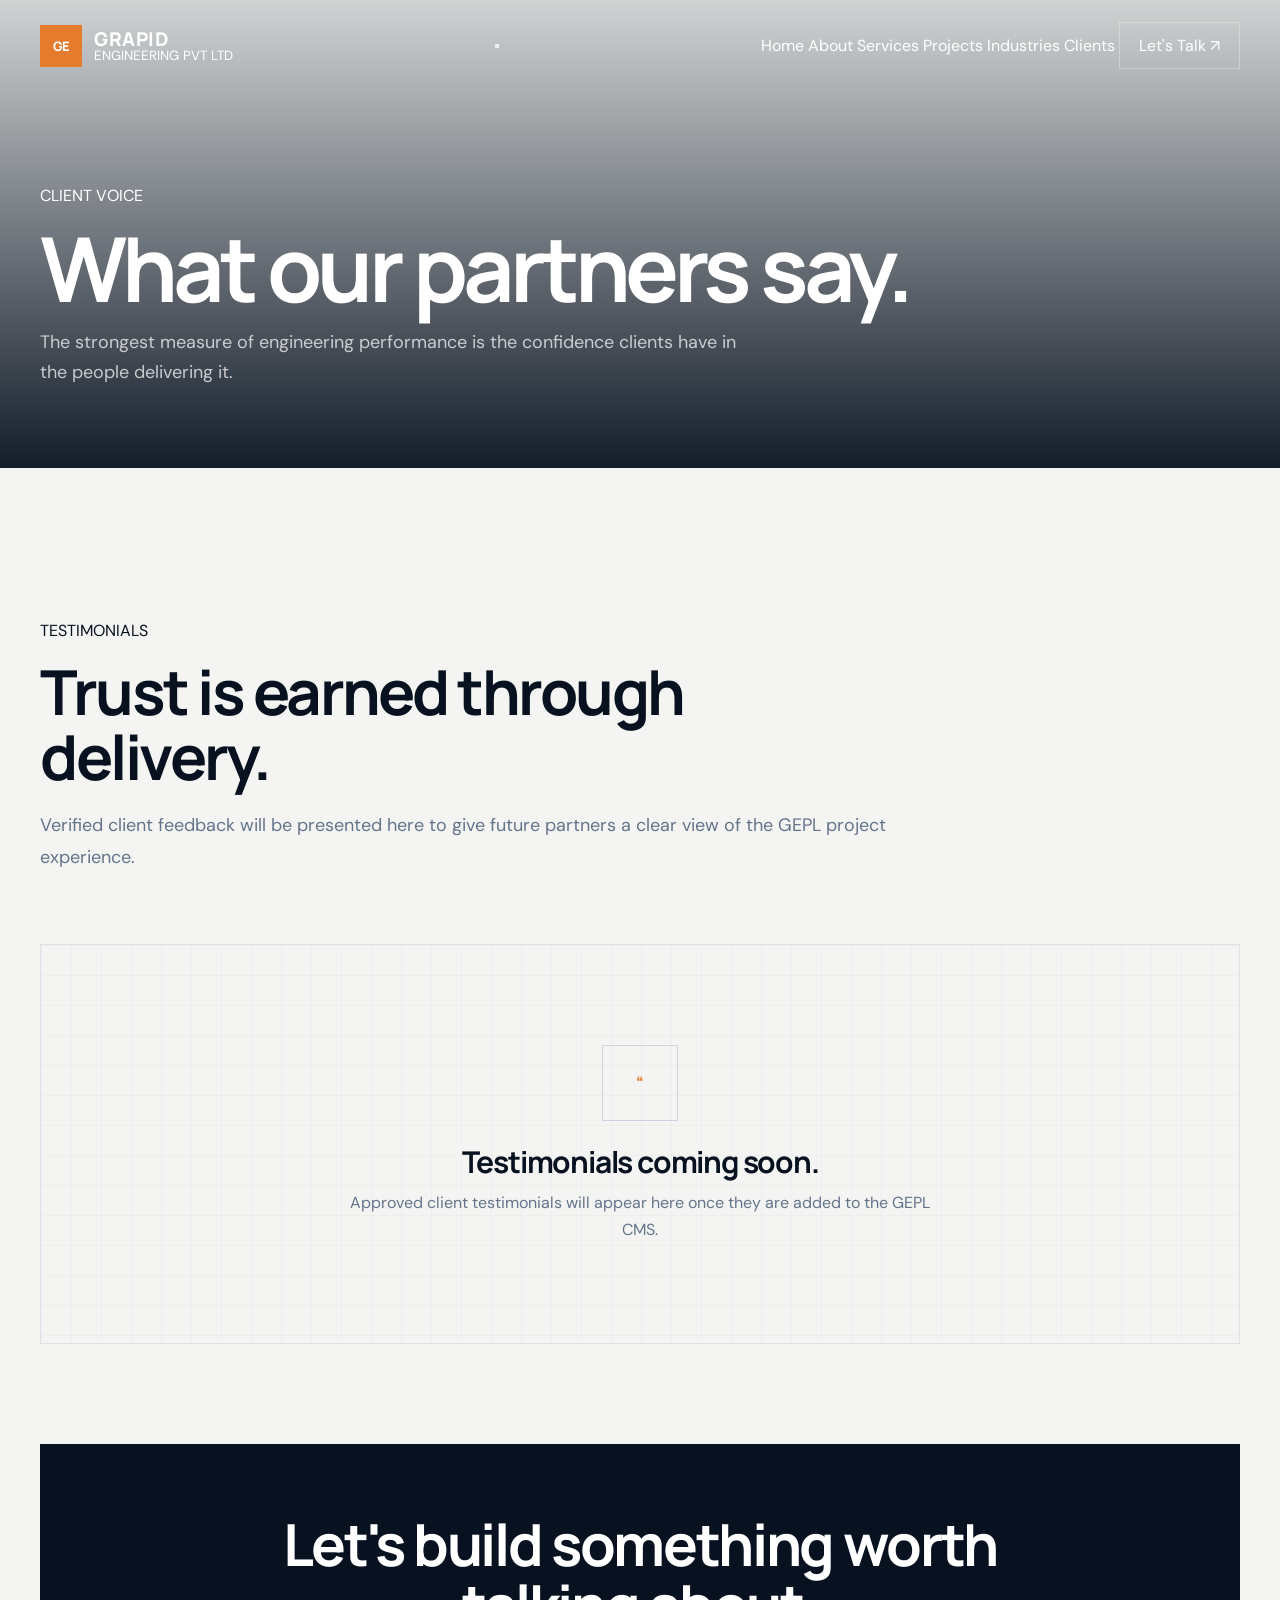
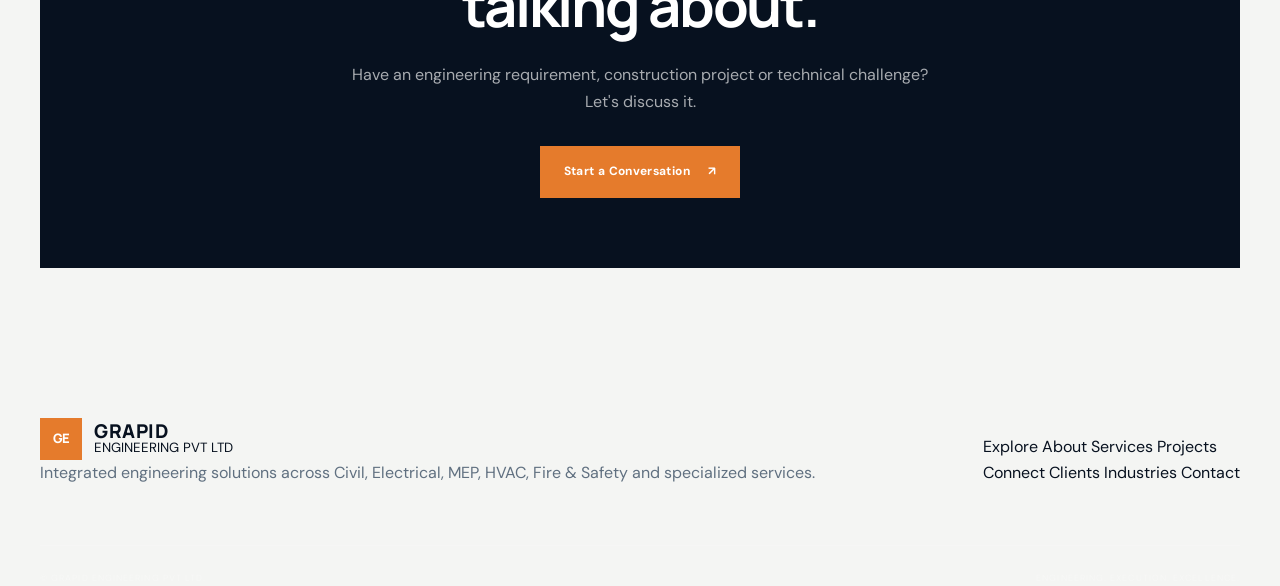
<file: testimonials.html>
<!DOCTYPE html>
<html lang="en">

<head>

  <meta charset="UTF-8">

  <meta name="viewport" content="width=device-width, initial-scale=1.0">

  <link
  rel="icon"
  type="image/svg+xml"
  href="assets/favicon.svg"
>

  <title>Testimonials | Grapid Engineering Pvt Ltd</title>

  <meta
    name="description"
    content="Client testimonials and feedback for Grapid Engineering Pvt Ltd."
  >

  <link rel="preconnect" href="https://fonts.googleapis.com">
  <link rel="preconnect" href="https://fonts.gstatic.com" crossorigin>

  <link
    href="https://fonts.googleapis.com/css2?family=DM+Sans:wght@400;500;600;700&family=Manrope:wght@500;600;700;800&display=swap"
    rel="stylesheet"
  >

  <link rel="stylesheet" href="css/style.css">

  <style>

    .inner-hero {
      min-height: 52vh;
      display: flex;
      align-items: flex-end;
      padding: 150px 0 80px;

      background:
        linear-gradient(180deg, rgba(7,17,31,.15), rgba(7,17,31,.95)),
        url("https://images.unsplash.com/photo-1552664730-d307ca884978?auto=format&fit=crop&w=2200&q=85")
        center/cover;

      color: #fff;
    }

    .inner-hero h1 {
      max-width: 900px;
      margin: 16px 0;
      font-size: clamp(46px, 7vw, 92px);
      line-height: .96;
      letter-spacing: -.055em;
    }

    .inner-hero p {
      max-width: 700px;
      color: rgba(255,255,255,.72);
      font-size: 18px;
      line-height: 1.7;
    }

    .testimonial-intro {
      max-width: 850px;
      margin-bottom: 70px;
    }

    .testimonial-intro h2 {
      font-size: clamp(36px, 5vw, 62px);
      line-height: 1.05;
      letter-spacing: -.04em;
      margin: 15px 0 20px;
    }

    .testimonial-intro p {
      color: #64748b;
      font-size: 18px;
      line-height: 1.8;
    }

    .testimonial-grid {
      display: grid;
      grid-template-columns: repeat(2, 1fr);
      gap: 24px;
    }

    .testimonial-card {
      padding: 45px;
      background: #f4f6f8;
      border: 1px solid #dbe2ea;
      position: relative;
    }

    .quote-mark {
      font-family: Georgia, serif;
      font-size: 75px;
      line-height: .6;
      color: #e57b2c;
      margin-bottom: 30px;
    }

    .testimonial-text {
      font-family: "Manrope", sans-serif;
      font-size: 21px;
      line-height: 1.65;
      color: #07111f;
    }

    .testimonial-person {
      margin-top: 30px;
      padding-top: 20px;
      border-top: 1px solid #d2d9e1;
    }

    .testimonial-name {
      font-weight: 800;
      color: #07111f;
    }

    .testimonial-role {
      margin-top: 5px;
      color: #64748b;
      font-size: 14px;
    }

    .testimonial-photo {
      width: 55px;
      height: 55px;
      border-radius: 50%;
      object-fit: cover;
      margin-bottom: 15px;
    }

    .testimonial-empty {
      grid-column: 1 / -1;
      padding: 100px 30px;
      text-align: center;
      border: 1px solid #dbe2ea;

      background:
        linear-gradient(rgba(7,17,31,.025) 1px, transparent 1px),
        linear-gradient(90deg, rgba(7,17,31,.025) 1px, transparent 1px);

      background-size: 30px 30px;
    }

    .testimonial-empty-mark {
      width: 76px;
      height: 76px;
      margin: 0 auto 25px;
      border: 1px solid #cbd5e1;
      display: grid;
      place-items: center;
      font-family: "Manrope";
      font-weight: 800;
      color: #e57b2c;
    }

    .testimonial-empty h3 {
      font-size: 30px;
      margin-bottom: 12px;
    }

    .testimonial-empty p {
      max-width: 600px;
      margin: auto;
      color: #64748b;
      line-height: 1.7;
    }

    .testimonial-cta {
      margin-top: 100px;
      padding: 70px;
      background: #07111f;
      color: #fff;
      text-align: center;
    }

    .testimonial-cta h2 {
      max-width: 750px;
      margin: 0 auto 25px;
      font-size: clamp(32px, 5vw, 58px);
      line-height: 1.05;
      letter-spacing: -.04em;
    }

    .testimonial-cta p {
      max-width: 600px;
      margin: 0 auto 30px;
      color: rgba(255,255,255,.65);
      line-height: 1.7;
    }

    @media (max-width: 800px) {

      .testimonial-grid {
        grid-template-columns: 1fr;
      }

      .testimonial-cta {
        padding: 50px 25px;
      }

    }

    @media (max-width: 600px) {

      .inner-hero {
        min-height: 60vh;
        padding: 130px 0 60px;
      }

      .testimonial-card {
        padding: 30px;
      }

      .testimonial-text {
        font-size: 18px;
      }

    }

  </style>

</head>


<body>


<header class="site-header" id="siteHeader">

  <div class="container nav-wrap">

    <a href="index.html" class="brand">

      <span class="brand-mark">GE</span>

      <span class="brand-text">
        <strong>GRAPID</strong>
        <small>ENGINEERING PVT LTD</small>
      </span>

    </a>


    <button class="menu-toggle" id="menuToggle">

      <span></span>
      <span></span>

    </button>


    <nav class="main-nav" id="mainNav">

      <a href="index.html">Home</a>
      <a href="about.html">About</a>
      <a href="services.html">Services</a>
      <a href="projects.html">Projects</a>
      <a href="industries.html">Industries</a>
      <a href="clients.html">Clients</a>

      <a href="contact.html" class="nav-cta">
        Let's Talk <span>↗</span>
      </a>

    </nav>

  </div>

</header>


<main>


<section class="inner-hero">

  <div class="container">

    <div class="eyebrow light">
      CLIENT VOICE
    </div>

    <h1>
      What our partners say.
    </h1>

    <p>
      The strongest measure of engineering performance is the confidence
      clients have in the people delivering it.
    </p>

  </div>

</section>


<section class="section">

  <div class="container">


    <div class="testimonial-intro reveal">

      <div class="eyebrow">
        TESTIMONIALS
      </div>

      <h2>
        Trust is earned through
        <span class="accent">delivery.</span>
      </h2>

      <p>
        Verified client feedback will be presented here to give future
        partners a clear view of the GEPL project experience.
      </p>

    </div>


    <div class="testimonial-grid reveal" id="testimonialGrid">

      <div class="testimonial-empty">

        <div class="testimonial-empty-mark">
          “
        </div>

        <h3>
          Testimonials coming soon.
        </h3>

        <p>
          Approved client testimonials will appear here once they are
          added to the GEPL CMS.
        </p>

      </div>

    </div>


    <div class="testimonial-cta reveal">

      <h2>
        Let's build something
        worth talking about.
      </h2>

      <p>
        Have an engineering requirement, construction project or
        technical challenge? Let's discuss it.
      </p>

      <a href="contact.html" class="btn btn-primary">
        Start a Conversation
        <span>↗</span>
      </a>

    </div>


  </div>

</section>


</main>


<footer class="site-footer">

  <div class="container footer-main">

    <div>

      <a href="index.html" class="brand footer-brand">

        <span class="brand-mark">GE</span>

        <span class="brand-text">
          <strong>GRAPID</strong>
          <small>ENGINEERING PVT LTD</small>
        </span>

      </a>

      <p class="footer-description">
        Integrated engineering solutions across Civil, Electrical,
        MEP, HVAC, Fire & Safety and specialized services.
      </p>

    </div>


    <div class="footer-links">

      <div>

        <span class="footer-title">Explore</span>

        <a href="about.html">About</a>
        <a href="services.html">Services</a>
        <a href="projects.html">Projects</a>

      </div>


      <div>

        <span class="footer-title">Connect</span>

        <a href="clients.html">Clients</a>
        <a href="industries.html">Industries</a>
        <a href="contact.html">Contact</a>

      </div>

    </div>

  </div>


  <div class="container footer-bottom">

    <span>
      © <span id="footerYear"></span>
      Grapid Engineering Pvt Ltd.
    </span>

    <span>
      Engineering. Execution. Excellence.
    </span>

  </div>

</footer>


<script src="config/config.js"></script>
<script src="js/api.js"></script>
<script src="js/app.js"></script>


<script>

document.addEventListener("DOMContentLoaded", async () => {

  const grid = document.getElementById("testimonialGrid");

  try {

    const testimonials = await GEPL.testimonials();

    if (!Array.isArray(testimonials) || !testimonials.length) {
      return;
    }

    grid.innerHTML = testimonials.map(item => {

      const photo = item.photo
        ? `
          <img
            class="testimonial-photo"
            src="${escapeAttribute(item.photo)}"
            alt="${escapeAttribute(item.client_name || "Client")}"
            loading="lazy"
          >
        `
        : "";

      return `

        <article class="testimonial-card">

          <div class="quote-mark">
            “
          </div>

          ${photo}

          <div class="testimonial-text">
            ${escapeHTML(item.testimonial || "")}
          </div>

          <div class="testimonial-person">

            <div class="testimonial-name">
              ${escapeHTML(item.client_name || "")}
            </div>

            ${
              item.designation || item.company
                ? `
                  <div class="testimonial-role">
                    ${escapeHTML(item.designation || "")}
                    ${
                      item.designation && item.company
                        ? " · "
                        : ""
                    }
                    ${escapeHTML(item.company || "")}
                  </div>
                `
                : ""
            }

          </div>

        </article>

      `;

    }).join("");

  } catch (error) {

    console.error("Testimonials load error:", error);

  }

});


function escapeHTML(value) {

  return String(value ?? "")
    .replace(/&/g, "&amp;")
    .replace(/</g, "&lt;")
    .replace(/>/g, "&gt;")
    .replace(/"/g, "&quot;")
    .replace(/'/g, "&#039;");

}


function escapeAttribute(value) {

  return escapeHTML(value);

}

</script>


</body>

</html>
</file>
<file: css/style.css>
/* =========================================================
   GRAPID ENGINEERING — PREMIUM CORPORATE SYSTEM
   ========================================================= */

:root {
  --navy: #07111f;
  --navy-2: #0b1727;
  --navy-3: #101e30;

  --steel: #607080;
  --steel-light: #8d9aaa;

  --white: #ffffff;
  --off-white: #f4f5f3;
  --paper: #eceeea;

  --orange: #e57b2c;
  --orange-dark: #bd5c18;

  --border: rgba(7, 17, 31, 0.12);
  --border-dark: rgba(255, 255, 255, 0.13);

  --shadow: 0 20px 60px rgba(7, 17, 31, 0.12);

  --container: 1240px;

  --display: "Manrope", sans-serif;
  --body: "DM Sans", sans-serif;

  --ease: cubic-bezier(.22, .61, .36, 1);
}


/* =========================================================
   RESET
   ========================================================= */

* {
  margin: 0;
  padding: 0;
  box-sizing: border-box;
}

html {
  scroll-behavior: smooth;
}

body {
  font-family: var(--body);
  background: var(--off-white);
  color: var(--navy);
  overflow-x: hidden;
  line-height: 1.6;
}

img {
  width: 100%;
  display: block;
}

a {
  color: inherit;
  text-decoration: none;
}

button {
  font: inherit;
}

.container {
  width: min(
    calc(100% - 80px),
    var(--container)
  );

  margin-inline: auto;
}


/* =========================================================
   TYPOGRAPHY
   ========================================================= */

h1,
h2,
h3,
h4 {
  font-family: var(--display);
  line-height: 1.05;
  letter-spacing: -0.04em;
}

p {
  color: var(--steel);
}


/* =========================================================
   HEADER
   ========================================================= */

.site-header {
  position: fixed;
  inset: 0 0 auto 0;

  height: 92px;

  z-index: 1000;

  color: var(--white);

  transition:
    background .4s var(--ease),
    height .4s var(--ease),
    box-shadow .4s var(--ease);
}

.site-header.scrolled {
  height: 76px;

  background:
    rgba(7, 17, 31, .94);

  backdrop-filter: blur(16px);

  box-shadow:
    0 10px 40px rgba(0, 0, 0, .15);
}

.nav-wrap {
  height: 100%;

  display: flex;
  align-items: center;
  justify-content: space-between;
}


/* =========================================================
   BRAND
   ========================================================= */

.brand {
  display: flex;
  align-items: center;
  gap: 12px;
}

.brand-mark {
  width: 42px;
  height: 42px;

  display: grid;
  place-items: center;

  background: var(--orange);

  color: var(--white);

  font-family: var(--display);
  font-weight: 800;

  font-size: 13px;

  letter-spacing: -.05em;
}

.brand-text {
  display: flex;
  flex-direction: column;

  line-height: 1;
}

.brand-text strong {
  font-family: var(--display);

  font-size: 19px;
  font-weight: 800;

  letter-spacing: .03em;
}

.brand-text span {
  margin-top: 5px;

  font-size: 8px;

  letter-spacing: .17em;

  opacity: .65;
}


/* =========================================================
   DESKTOP NAV
   ========================================================= */

.desktop-nav {
  display: flex;
  align-items: center;
  gap: 32px;

  font-size: 13px;
  font-weight: 500;
}

.desktop-nav > a:not(.nav-cta) {
  position: relative;
  opacity: .82;

  transition:
    opacity .3s ease,
    color .3s ease;
}

.desktop-nav > a:not(.nav-cta)::after {
  content: "";

  position: absolute;

  left: 0;
  bottom: -8px;

  width: 0;
  height: 1px;

  background: var(--orange);

  transition: width .3s var(--ease);
}

.desktop-nav > a:not(.nav-cta):hover {
  opacity: 1;
}

.desktop-nav > a:not(.nav-cta):hover::after {
  width: 100%;
}

.nav-cta {
  padding: 12px 19px;

  border: 1px solid rgba(255,255,255,.3);

  transition:
    background .3s ease,
    border-color .3s ease;
}

.nav-cta:hover {
  background: var(--orange);
  border-color: var(--orange);
}


/* =========================================================
   MOBILE BUTTON
   ========================================================= */

.menu-btn {
  display: none;

  width: 42px;
  height: 42px;

  border: 1px solid rgba(255,255,255,.25);

  background: transparent;

  cursor: pointer;

  padding: 10px;
}

.menu-btn span {
  display: block;

  width: 100%;
  height: 1px;

  background: white;

  margin: 5px 0;

  transition: .3s ease;
}


/* =========================================================
   MOBILE MENU
   ========================================================= */

.mobile-menu {
  display: none;
}


/* =========================================================
   HERO
   ========================================================= */

.hero {
  position: relative;

  min-height: 100svh;

  background: var(--navy);

  color: var(--white);

  overflow: hidden;

  display: flex;
  align-items: center;
}

.hero-image {
  position: absolute;
  inset: 0;

  background-image:
    url("https://images.unsplash.com/photo-1486406146926-c627a92ad1ab?auto=format&fit=crop&w=2400&q=90");

  background-position: center;
  background-size: cover;

  transform: scale(1.03);
}

.hero-overlay {
  position: absolute;
  inset: 0;

  background:
    linear-gradient(
      90deg,
      rgba(4,10,18,.96) 0%,
      rgba(4,10,18,.82) 42%,
      rgba(4,10,18,.42) 75%,
      rgba(4,10,18,.55) 100%
    );
}


/* =========================================================
   ENGINEERING GRID
   ========================================================= */

.engineering-grid {
  position: absolute;
  inset: 0;

  opacity: .13;

  background-image:
    linear-gradient(
      rgba(255,255,255,.14) 1px,
      transparent 1px
    ),
    linear-gradient(
      90deg,
      rgba(255,255,255,.14) 1px,
      transparent 1px
    );

  background-size:
    80px 80px;

  mask-image:
    linear-gradient(
      90deg,
      black,
      transparent 85%
    );
}


/* =========================================================
   HERO CONTENT
   ========================================================= */

.hero-content {
  position: relative;
  z-index: 2;

  padding-top: 100px;
}

.hero-kicker {
  display: flex;
  align-items: center;
  gap: 12px;

  margin-bottom: 28px;

  font-size: 11px;

  letter-spacing: .2em;

  font-weight: 600;

  color: rgba(255,255,255,.75);
}

.kicker-line {
  width: 36px;
  height: 1px;

  background: var(--orange);
}

.hero-title {
  max-width: 900px;

  font-size:
    clamp(
      48px,
      7vw,
      96px
    );

  font-weight: 700;

  letter-spacing: -.065em;
}

.hero-title em {
  display: block;

  font-style: normal;

  color: rgba(255,255,255,.5);
}

.hero-description {
  max-width: 580px;

  margin-top: 32px;

  font-size: 17px;

  line-height: 1.7;

  color: rgba(255,255,255,.68);
}

.hero-actions {
  display: flex;
  gap: 12px;

  margin-top: 42px;
}


/* =========================================================
   BUTTONS
   ========================================================= */

.btn {
  min-height: 52px;

  padding: 0 24px;

  display: inline-flex;
  align-items: center;
  justify-content: center;
  gap: 18px;

  font-size: 12px;
  font-weight: 700;

  letter-spacing: .03em;

  transition:
    transform .3s var(--ease),
    background .3s ease,
    border-color .3s ease;
}

.btn:hover {
  transform: translateY(-3px);
}

.btn-primary {
  background: var(--orange);

  color: white;
}

.btn-primary:hover {
  background: var(--orange-dark);
}

.btn-outline {
  border: 1px solid rgba(255,255,255,.28);

  color: white;
}

.btn-outline:hover {
  border-color: white;
}


/* =========================================================
   HERO SCROLL
   ========================================================= */

.hero-scroll {
  position: absolute;

  bottom: 42px;
  left: 0;

  display: flex;
  align-items: center;
  gap: 15px;

  font-size: 10px;

  text-transform: uppercase;

  letter-spacing: .17em;

  color: rgba(255,255,255,.5);
}

.scroll-line {
  width: 60px;
  height: 1px;

  background: rgba(255,255,255,.3);
}


/* =========================================================
   HERO CORNER
   ========================================================= */

.hero-corner {
  position: absolute;

  right: 40px;
  bottom: 42px;

  z-index: 2;

  display: flex;
  flex-direction: column;

  align-items: flex-end;

  gap: 4px;

  font-size: 9px;

  letter-spacing: .2em;

  color: rgba(255,255,255,.32);
}


/* =========================================================
   TRUST BAR
   ========================================================= */

.trust-bar {
  background: var(--navy);

  border-top: 1px solid var(--border-dark);

  color: white;
}

.trust-grid {
  display: grid;

  grid-template-columns:
    repeat(3, 1fr)
    1.4fr;
}

.trust-item {
  min-height: 145px;

  padding: 32px 30px;

  border-right:
    1px solid var(--border-dark);

  display: flex;
  flex-direction: column;
  justify-content: center;
}

.trust-item strong {
  font-family: var(--display);

  font-size: 42px;

  line-height: 1;

  letter-spacing: -.06em;
}

.trust-item span {
  margin-top: 9px;

  font-size: 10px;

  text-transform: uppercase;

  letter-spacing: .16em;

  color: rgba(255,255,255,.45);
}

.trust-statement {
  justify-content: center;

  font-family: var(--display);

  font-size: 13px;

  line-height: 1.4;

  letter-spacing: .08em;
}


/* =========================================================
   SECTIONS
   ========================================================= */

.section {
  padding: 150px 0;
}

.section-light {
  background: var(--paper);

  padding: 150px 0;
}

.section-dark {
  background: var(--navy);

  color: white;

  padding: 150px 0;
}

.section-label {
  display: flex;
  align-items: center;
  gap: 15px;

  margin-bottom: 70px;

  font-size: 10px;

  font-weight: 700;

  text-transform: uppercase;

  letter-spacing: .2em;

  color: var(--steel);
}

.section-label span {
  color: var(--orange);
}

.section-label.light {
  color: rgba(255,255,255,.45);
}

.section-top {
  display: flex;

  align-items: flex-start;
  justify-content: space-between;
}

.section-top .section-label {
  margin-bottom: 0;
}

.section-link {
  font-size: 11px;

  font-weight: 700;

  text-transform: uppercase;

  letter-spacing: .1em;

  color: var(--steel);

  transition: color .3s ease;
}

.section-link:hover {
  color: var(--orange);
}


/* =========================================================
   ABOUT
   ========================================================= */

.about-grid {
  display: grid;

  grid-template-columns:
    1.1fr
    .9fr;

  gap: 100px;
}

.about-heading h2 {
  max-width: 650px;

  font-size:
    clamp(42px, 5vw, 72px);
}

.about-heading h2 span {
  display: block;

  color: var(--steel);
}

.about-content {
  padding-top: 10px;
}

.about-content .lead {
  font-family: var(--display);

  font-size: 23px;

  line-height: 1.45;

  color: var(--navy);

  margin-bottom: 25px;
}

.about-content > p:not(.lead) {
  font-size: 15px;

  line-height: 1.8;

  max-width: 520px;
}

.text-link {
  display: inline-flex;

  align-items: center;

  gap: 15px;

  margin-top: 30px;

  padding-bottom: 8px;

  border-bottom:
    1px solid var(--orange);

  font-size: 11px;

  font-weight: 700;

  text-transform: uppercase;

  letter-spacing: .12em;

  transition: gap .3s var(--ease);
}

.text-link:hover {
  gap: 22px;
}


/* =========================================================
   ABOUT IMAGE
   ========================================================= */

.about-visual {
  position: relative;

  margin-top: 100px;
}

.about-image {
  height: 580px;

  overflow: hidden;
}

.about-image img {
  height: 100%;

  object-fit: cover;

  transition:
    transform 1s var(--ease);
}

.about-visual:hover img {
  transform: scale(1.04);
}

.about-caption {
  position: absolute;

  right: 0;
  bottom: 0;

  background: var(--orange);

  padding: 25px 30px;

  display: flex;
  gap: 25px;

  color: white;

  font-size: 9px;

  font-weight: 700;

  letter-spacing: .13em;
}


/* =========================================================
   SERVICES
   ========================================================= */

.services-heading {
  display: grid;

  grid-template-columns:
    1.2fr
    .8fr;

  gap: 80px;

  margin-bottom: 80px;
}

.services-heading h2 {
  font-size:
    clamp(42px, 5vw, 72px);
}

.services-heading h2 span {
  display: block;

  color: rgba(255,255,255,.32);
}

.services-heading p {
  max-width: 450px;

  padding-top: 10px;

  color: rgba(255,255,255,.48);

  font-size: 15px;
}


/* =========================================================
   SERVICES GRID
   ========================================================= */

.services-grid {
  display: grid;

  grid-template-columns:
    repeat(4, 1fr);

  border-top:
    1px solid var(--border-dark);

  border-left:
    1px solid var(--border-dark);
}

.service-empty {
  min-height: 330px;

  padding: 30px;

  border-right:
    1px solid var(--border-dark);

  border-bottom:
    1px solid var(--border-dark);

  position: relative;

  transition:
    background .4s var(--ease),
    transform .4s var(--ease);
}

.service-empty:hover {
  background: rgba(255,255,255,.045);
}

.service-empty > span {
  display: block;

  font-size: 10px;

  color: var(--orange);

  margin-bottom: 90px;
}

.service-empty h3 {
  font-size: 24px;

  color: white;

  margin-bottom: 15px;
}

.service-empty p {
  font-size: 13px;

  line-height: 1.7;

  color: rgba(255,255,255,.45);
}

.service-empty a {
  position: absolute;

  left: 30px;
  bottom: 28px;

  font-size: 10px;

  font-weight: 700;

  text-transform: uppercase;

  letter-spacing: .1em;

  color: rgba(255,255,255,.6);
}


/* =========================================================
   PROJECTS
   ========================================================= */

.projects-intro {
  margin: 70px 0 65px;
}

.projects-intro h2 {
  max-width: 800px;

  font-size:
    clamp(42px, 5vw, 70px);
}

.projects-intro h2 span {
  display: block;

  color: var(--steel);
}


/* =========================================================
   FEATURE PROJECT
   ========================================================= */

.project-feature {
  display: grid;

  grid-template-columns:
    1.45fr
    .55fr;

  min-height: 650px;

  background: var(--navy);

  color: white;
}

.project-image {
  overflow: hidden;
}

.project-image img {
  height: 100%;

  object-fit: cover;

  transition:
    transform 1s var(--ease);
}

.project-feature:hover .project-image img {
  transform: scale(1.035);
}

.project-info {
  padding: 60px 45px;

  display: flex;

  flex-direction: column;

  justify-content: flex-end;
}

.project-number {
  margin-bottom: auto;

  font-size: 9px;

  letter-spacing: .17em;

  color: var(--orange);
}

.project-info h3 {
  font-size: 32px;

  margin-bottom: 20px;
}

.project-info p {
  font-size: 14px;

  line-height: 1.7;

  color: rgba(255,255,255,.48);
}

.project-info .text-link {
  color: white;
}


/* =========================================================
   APPROACH
   ========================================================= */

.approach-grid {
  display: grid;

  grid-template-columns:
    1fr
    1fr;

  gap: 120px;
}

.approach-title h2 {
  max-width: 600px;

  font-size:
    clamp(42px, 5vw, 70px);
}

.approach-title h2 span {
  display: block;

  color: var(--steel);
}

.approach-steps {
  border-top:
    1px solid var(--border);
}

.approach-step {
  display: grid;

  grid-template-columns: 55px 1fr;

  gap: 25px;

  padding: 32px 0;

  border-bottom:
    1px solid var(--border);
}

.approach-step > span {
  font-size: 10px;

  color: var(--orange);

  padding-top: 5px;
}

.approach-step h3 {
  font-size: 22px;

  margin-bottom: 8px;
}

.approach-step p {
  font-size: 14px;

  max-width: 440px;
}


/* =========================================================
   INDUSTRIES
   ========================================================= */

.industries-heading {
  margin-bottom: 80px;
}

.industries-heading h2 {
  max-width: 850px;

  font-size:
    clamp(42px, 5vw, 72px);
}

.industries-heading h2 span {
  display: block;

  color: rgba(255,255,255,.32);
}

.industries-list {
  border-top:
    1px solid var(--border-dark);
}

.industries-list a {
  display: flex;

  align-items: center;
  justify-content: space-between;

  padding: 22px 5px;

  border-bottom:
    1px solid var(--border-dark);

  font-family: var(--display);

  font-size:
    clamp(20px, 2.5vw, 32px);

  font-weight: 600;

  color: rgba(255,255,255,.82);

  transition:
    padding .35s var(--ease),
    color .35s ease;
}

.industries-list a span {
  color: var(--orange);

  font-size: 18px;

  opacity: .5;

  transition:
    opacity .3s ease,
    transform .3s var(--ease);
}

.industries-list a:hover {
  padding-left: 15px;

  color: white;
}

.industries-list a:hover span {
  opacity: 1;

  transform: translate(5px,-5px);
}


/* =========================================================
   WHY GEPL
   ========================================================= */

.why-grid {
  display: grid;

  grid-template-columns:
    .9fr
    1.1fr;

  gap: 120px;
}

.why-heading h2 {
  max-width: 600px;

  font-size:
    clamp(42px, 5vw, 70px);
}

.why-heading h2 span {
  display: block;

  color: var(--steel);
}

.why-items {
  display: grid;

  grid-template-columns:
    repeat(2, 1fr);

  border-top:
    1px solid var(--border);

  border-left:
    1px solid var(--border);
}

.why-item {
  min-height: 260px;

  padding: 30px;

  border-right:
    1px solid var(--border);

  border-bottom:
    1px solid var(--border);
}

.why-item > span {
  font-size: 10px;

  color: var(--orange);
}

.why-item h3 {
  margin-top: 70px;

  font-size: 21px;

  margin-bottom: 12px;
}

.why-item p {
  font-size: 13px;

  line-height: 1.7;
}


/* =========================================================
   FINAL CTA
   ========================================================= */

.final-cta {
  position: relative;

  min-height: 650px;

  display: flex;

  align-items: center;

  background: var(--navy);

  color: white;

  overflow: hidden;
}

.cta-background {
  position: absolute;

  inset: 0;

  background-image:
    linear-gradient(
      90deg,
      rgba(7,17,31,.97),
      rgba(7,17,31,.75),
      rgba(7,17,31,.65)
    ),
    url("https://images.unsplash.com/photo-1541888946425-d81bb19240f5?auto=format&fit=crop&w=2200&q=85");

  background-size: cover;

  background-position: center;
}

.cta-content {
  position: relative;

  z-index: 2;
}

.cta-label {
  font-size: 10px;

  letter-spacing: .2em;

  color: var(--orange);
}

.cta-content h2 {
  margin-top: 25px;

  font-size:
    clamp(55px, 8vw, 105px);

  max-width: 1000px;
}

.cta-content h2 em {
  color: rgba(255,255,255,.4);

  font-style: normal;
}

.cta-content p {
  max-width: 480px;

  margin-top: 25px;

  font-size: 16px;

  color: rgba(255,255,255,.55);
}

.cta-content .btn {
  margin-top: 35px;
}


/* =========================================================
   FOOTER
   ========================================================= */

.footer {
  background: #040b14;

  color: white;

  padding: 70px 0 25px;
}

.footer-main {
  display: flex;

  align-items: flex-end;
  justify-content: space-between;

  padding-bottom: 60px;

  border-bottom:
    1px solid var(--border-dark);
}

.footer-brand {
  display: flex;

  align-items: center;

  gap: 12px;
}

.footer-main > p {
  max-width: 350px;

  text-align: right;

  font-size: 13px;

  color: rgba(255,255,255,.4);
}

.footer-bottom {
  display: flex;

  align-items: center;
  justify-content: space-between;

  padding-top: 25px;

  font-size: 9px;

  text-transform: uppercase;

  letter-spacing: .12em;

  color: rgba(255,255,255,.3);
}


/* =========================================================
   REVEAL ANIMATION
   ========================================================= */

.reveal {
  opacity: 0;

  transform: translateY(30px);

  transition:
    opacity .8s var(--ease),
    transform .8s var(--ease);
}

.reveal.visible {
  opacity: 1;

  transform: translateY(0);
}


/* =========================================================
   RESPONSIVE — TABLET
   ========================================================= */

@media (max-width: 1100px) {

  .container {
    width:
      min(
        calc(100% - 50px),
        var(--container)
      );
  }

  .desktop-nav {
    gap: 20px;
  }

  .about-grid,
  .approach-grid,
  .why-grid {
    gap: 60px;
  }

  .services-grid {
    grid-template-columns:
      repeat(2, 1fr);
  }

  .trust-grid {
    grid-template-columns:
      repeat(2, 1fr);
  }

  .trust-statement {
    display: none;
  }

  .project-feature {
    grid-template-columns:
      1fr;
  }

  .project-image {
    height: 500px;
  }

  .project-info {
    min-height: 350px;
  }

}


/* =========================================================
   RESPONSIVE — MOBILE
   ========================================================= */

@media (max-width: 760px) {

  .container {
    width:
      calc(100% - 36px);
  }


  /* NAV */

  .site-header {
    height: 76px;
  }

  .desktop-nav {
    display: none;
  }

  .menu-btn {
    display: block;
  }

  .mobile-menu {
    position: absolute;

    top: 76px;
    left: 0;
    right: 0;

    display: flex;

    flex-direction: column;

    padding: 15px 18px 25px;

    background:
      rgba(7,17,31,.98);

    border-top:
      1px solid var(--border-dark);

    opacity: 0;

    transform:
      translateY(-15px);

    pointer-events: none;

    transition:
      opacity .3s ease,
      transform .3s var(--ease);
  }

  .mobile-menu.open {
    opacity: 1;

    transform: translateY(0);

    pointer-events: auto;
  }

  .mobile-menu > a {
    padding: 15px 5px;

    border-bottom:
      1px solid var(--border-dark);

    font-size: 14px;
  }

  .mobile-menu-cta {
    margin-top: 15px;

    text-align: center;

    background: var(--orange);

    border: none !important;
  }


  /* HERO */

  .hero {
    min-height: 760px;
  }

  .hero-overlay {
    background:
      linear-gradient(
        180deg,
        rgba(4,10,18,.86),
        rgba(4,10,18,.94)
      );
  }

  .hero-content {
    padding-top: 90px;
  }

  .hero-title {
    font-size:
      clamp(45px, 13vw, 66px);
  }

  .hero-description {
    font-size: 15px;

    margin-top: 25px;
  }

  .hero-actions {
    flex-direction: column;

    align-items: flex-start;

    margin-top: 32px;
  }

  .btn {
    width: 100%;
  }

  .hero-scroll,
  .hero-corner {
    display: none;
  }


  /* TRUST */

  .trust-grid {
    grid-template-columns:
      repeat(3, 1fr);
  }

  .trust-item {
    min-height: 115px;

    padding: 20px 10px;

    border-right:
      1px solid var(--border-dark);
  }

  .trust-item strong {
    font-size: 27px;
  }

  .trust-item span {
    font-size: 7px;

    letter-spacing: .1em;
  }


  /* SECTIONS */

  .section,
  .section-light,
  .section-dark {
    padding: 95px 0;
  }

  .section-label {
    margin-bottom: 45px;
  }


  /* ABOUT */

  .about-grid {
    grid-template-columns: 1fr;

    gap: 35px;
  }

  .about-heading h2 {
    font-size: 43px;
  }

  .about-content .lead {
    font-size: 20px;
  }

  .about-visual {
    margin-top: 60px;
  }

  .about-image {
    height: 400px;
  }

  .about-caption {
    padding: 17px;

    gap: 12px;

    font-size: 7px;
  }


  /* SERVICES */

  .services-heading {
    grid-template-columns: 1fr;

    gap: 25px;

    margin-bottom: 50px;
  }

  .services-heading h2 {
    font-size: 43px;
  }

  .services-grid {
    grid-template-columns: 1fr;
  }

  .service-empty {
    min-height: 270px;
  }

  .service-empty > span {
    margin-bottom: 55px;
  }


  /* PROJECTS */

  .projects-intro {
    margin: 50px 0;
  }

  .projects-intro h2 {
    font-size: 43px;
  }

  .project-image {
    height: 330px;
  }

  .project-info {
    padding: 35px 25px;
  }

  .project-info h3 {
    font-size: 27px;
  }


  /* APPROACH */

  .approach-grid {
    grid-template-columns: 1fr;

    gap: 60px;
  }

  .approach-title h2 {
    font-size: 43px;
  }

  .approach-step {
    grid-template-columns:
      40px 1fr;

    gap: 15px;
  }


  /* INDUSTRIES */

  .industries-heading {
    margin-bottom: 50px;
  }

  .industries-heading h2 {
    font-size: 43px;
  }

  .industries-list a {
    font-size: 20px;

    padding: 18px 0;
  }


  /* WHY */

  .why-grid {
    grid-template-columns: 1fr;

    gap: 55px;
  }

  .why-heading h2 {
    font-size: 43px;
  }

  .why-items {
    grid-template-columns: 1fr;
  }

  .why-item {
    min-height: 220px;
  }

  .why-item h3 {
    margin-top: 50px;
  }


  /* CTA */

  .final-cta {
    min-height: 580px;
  }

  .cta-content h2 {
    font-size: 55px;
  }

  .cta-content p {
    font-size: 14px;
  }


  /* FOOTER */

  .footer-main {
    flex-direction: column;

    align-items: flex-start;

    gap: 30px;
  }

  .footer-main > p {
    text-align: left;
  }

  .footer-bottom {
    flex-direction: column;

    align-items: flex-start;

    gap: 10px;

    line-height: 1.6;
  }

}


/* =========================================================
   SMALL PHONES
   ========================================================= */

@media (max-width: 390px) {

  .container {
    width:
      calc(100% - 28px);
  }

  .hero-title,
  .about-heading h2,
  .services-heading h2,
  .projects-intro h2,
  .approach-title h2,
  .industries-heading h2,
  .why-heading h2 {
    font-size: 39px;
  }

  .cta-content h2 {
    font-size: 48px;
  }

}


/* =========================================================
   REDUCED MOTION
   ========================================================= */

@media (prefers-reduced-motion: reduce) {

  html {
    scroll-behavior: auto;
  }

  *,
  *::before,
  *::after {
    animation-duration: .01ms !important;
    animation-iteration-count: 1 !important;
    transition-duration: .01ms !important;
  }

  .reveal {
    opacity: 1;

    transform: none;
  }

}

/* =========================================================
   FLOATING CONTACT ACTIONS
========================================================= */

.floating-contact {

  position: fixed;

  right: 24px;

  bottom: 24px;

  z-index: 9999;

  display: flex;

  flex-direction: column;

  gap: 12px;

}


/* =========================================================
   FLOATING BUTTON
========================================================= */

.floating-btn {

  position: relative;

  width: 54px;

  height: 54px;

  display: flex;

  align-items: center;

  justify-content: center;

  border-radius: 50%;

  text-decoration: none;

  box-shadow:
    0 10px 30px rgba(0,0,0,.18);

  transition:
    transform .25s ease,
    box-shadow .25s ease;

}


/* =========================================================
   ICON
========================================================= */

.floating-icon {

  width: 100%;

  height: 100%;

  display: grid;

  place-items: center;

  border-radius: 50%;

  font-family:
    "Manrope",
    sans-serif;

  font-size: 13px;

  font-weight: 800;

}


/* =========================================================
   WHATSAPP
========================================================= */

.whatsapp-btn {

  background: #25D366;

  color: #fff;

}


.whatsapp-btn .floating-icon {

  color: #fff;

}


/* =========================================================
   CONTACT
========================================================= */

.contact-float-btn {

  background: #e57b2c;

  color: #fff;

}


.contact-float-btn .floating-icon {

  font-size: 20px;

}


/* =========================================================
   HOVER
========================================================= */

.floating-btn:hover {

  transform:
    translateY(-5px)
    scale(1.04);

  box-shadow:
    0 16px 35px rgba(0,0,0,.25);

}


/* =========================================================
   LABEL
========================================================= */

.floating-label {

  position: absolute;

  right: 66px;

  top: 50%;

  transform:
    translateY(-50%)
    translateX(8px);

  padding:
    8px
    11px;

  background: #07111f;

  color: #fff;

  border-radius: 4px;

  font-size: 12px;

  font-weight: 600;

  white-space: nowrap;

  opacity: 0;

  visibility: hidden;

  transition:
    opacity .2s ease,
    transform .2s ease;

  pointer-events: none;

}


.floating-btn:hover .floating-label {

  opacity: 1;

  visibility: visible;

  transform:
    translateY(-50%)
    translateX(0);

}


/* =========================================================
   MOBILE
========================================================= */

@media (max-width: 700px) {

  .floating-contact {

    right: 16px;

    bottom: 16px;

    gap: 10px;

  }


  .floating-btn {

    width: 50px;

    height: 50px;

  }


  .floating-label {

    display: none;

  }

}


/* =========================================================
   REDUCED MOTION
========================================================= */

@media (prefers-reduced-motion: reduce) {

  .floating-btn,
  .floating-label {

    transition: none;

  }

}

/* =========================================================
   COMPANY DROPDOWN
========================================================= */

.nav-dropdown {

  position: relative;

}


.nav-dropdown-btn {

  display: flex;

  align-items: center;

  gap: 7px;

  padding: 0;

  border: none;

  background: none;

  color: inherit;

  font: inherit;

  cursor: pointer;

}


.dropdown-arrow {

  font-size: 15px;

  transition:
    transform .25s ease;

}


.nav-dropdown:hover
.dropdown-arrow {

  transform:
    rotate(180deg);

}


.nav-dropdown-menu {

  position: absolute;

  top: calc(100% + 18px);

  left: 50%;

  transform:
    translateX(-50%)
    translateY(8px);

  min-width: 190px;

  padding: 8px;

  background: #07111f;

  border:
    1px solid
    rgba(255,255,255,.12);

  box-shadow:
    0 20px 50px rgba(0,0,0,.2);

  opacity: 0;

  visibility: hidden;

  transition:
    opacity .2s ease,
    transform .2s ease;

  z-index: 100;

}


.nav-dropdown-menu a {

  display: block;

  padding:
    12px
    14px;

  color:
    rgba(255,255,255,.72);

  text-decoration: none;

  font-size: 13px;

  white-space: nowrap;

  transition:
    background .2s ease,
    color .2s ease;

}


.nav-dropdown-menu a:hover {

  background:
    rgba(255,255,255,.07);

  color: #fff;

}


.nav-dropdown:hover
.nav-dropdown-menu {

  opacity: 1;

  visibility: visible;

  transform:
    translateX(-50%)
    translateY(0);

}


/* =========================================================
   MOBILE COMPANY
========================================================= */

.mobile-company-btn {

  width: 100%;

  display: flex;

  align-items: center;

  justify-content: space-between;

  padding:
    16px
    0;

  border: none;

  border-bottom:
    1px solid
    rgba(255,255,255,.1);

  background: none;

  color: #fff;

  font:
    inherit;

  font-size: 18px;

  text-align: left;

  cursor: pointer;

}


.mobile-company-btn span:last-child {

  color: #e57b2c;

  font-size: 24px;

  transition:
    transform .25s ease;

}


.mobile-company-btn.open
span:last-child {

  transform:
    rotate(45deg);

}


.mobile-company-menu {

  display: grid;

  grid-template-rows: 0fr;

  overflow: hidden;

  transition:
    grid-template-rows .3s ease;

}


.mobile-company-menu > * {

  min-height: 0;

}


.mobile-company-menu.open {

  grid-template-rows: 1fr;

}


.mobile-company-menu a {

  padding:
    12px
    0
    12px
    20px;

  color:
    rgba(255,255,255,.58);

  font-size: 15px;

}


/* =========================================================
   REDUCED MOTION
========================================================= */

@media (prefers-reduced-motion: reduce) {

  .nav-dropdown-menu,
  .dropdown-arrow,
  .mobile-company-btn span:last-child,
  .mobile-company-menu {

    transition: none;

  }

}
</file>
